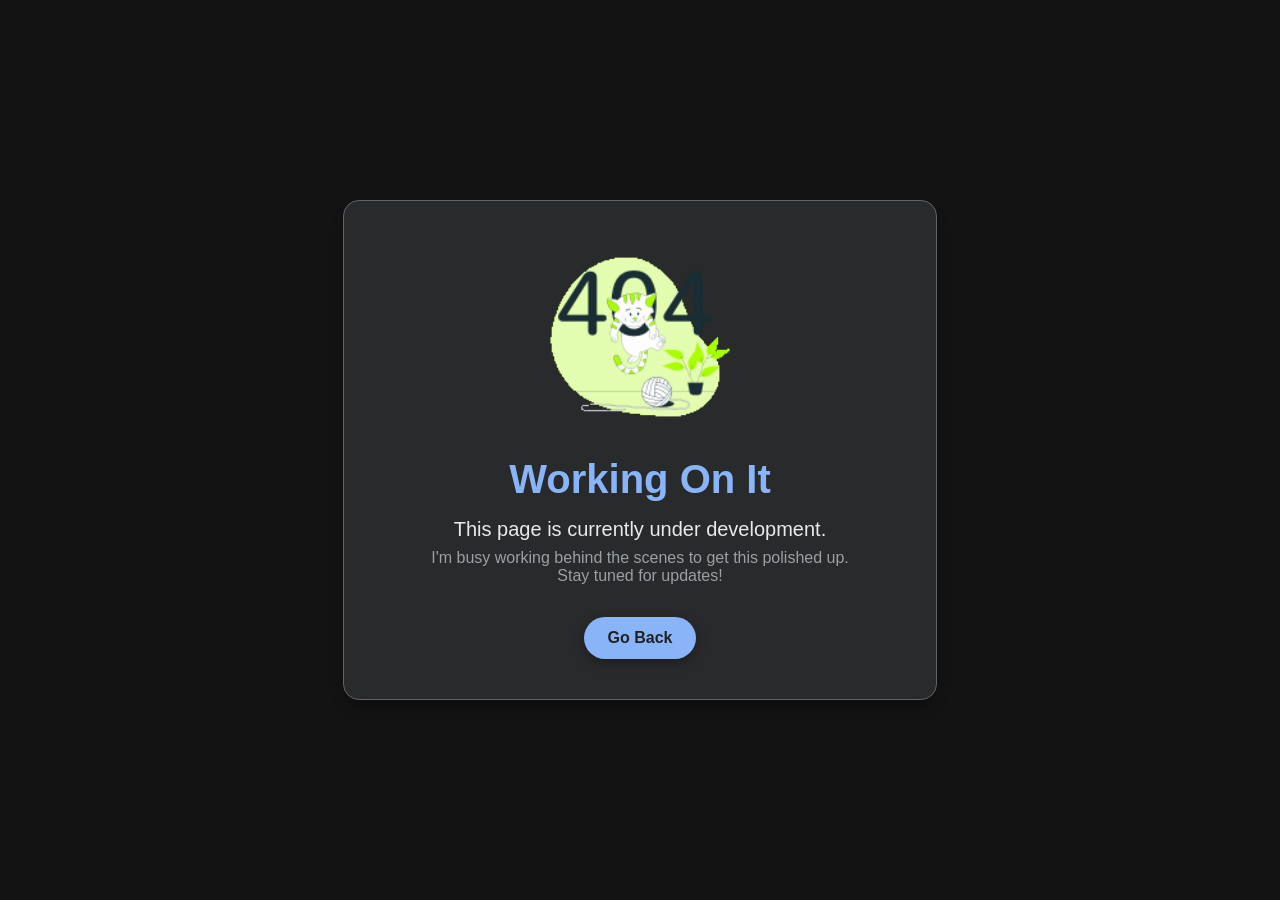
<file: construction.html>
<!DOCTYPE html>
<html lang="en">
<head>
    <meta charset="UTF-8">
    <meta name="viewport" content="width=device-width, initial-scale=1.0">
    <title>Working On It</title>
    <link rel="icon" type="image/gif" href="assets/loading_cat.gif">
    <style>
        /* ==========================================================================
           1. Global Styles & Variables
           ========================================================================== */
        :root {
            --md-primary: #1a73e8;
            --md-on-primary: #ffffff;
            --md-background: #f8f9fa;
            --md-surface-variant: #f1f3f4;
            --md-on-surface: #202124;
            --md-on-surface-variant: #5f6368;
            --md-outline: #d1d5db;
            --md-shadow-color: rgba(32, 33, 36, 0.1);
        }

        body[data-theme='dark'] {
            --md-primary: #8ab4f8;
            --md-on-primary: #202124;
            --md-background: #131314;
            --md-surface-variant: #282a2c;
            --md-on-surface: #e8eaed;
            --md-on-surface-variant: #9aa0a6;
            --md-outline: #5f6368;
            --md-shadow-color: rgba(0, 0, 0, 0.3);
        }

        body {
            margin: 0;
            font-family: -apple-system, BlinkMacSystemFont, "Segoe UI", Roboto, Helvetica, Arial, sans-serif;
            background-color: var(--md-background);
            color: var(--md-on-surface);
            -webkit-font-smoothing: antialiased;
            -moz-osx-font-smoothing: grayscale;
        }

        /* ==========================================================================
           2. Layout and Card Styles
           ========================================================================== */
        .container {
            display: flex;
            align-items: center;
            justify-content: center;
            min-height: 100vh;
            text-align: center;
            padding: 1.5rem;
            box-sizing: border-box;
        }

        .card {
            background-color: var(--md-surface-variant);
            padding: 2.5rem;
            border-radius: 1rem;
            border: 1px solid var(--md-outline);
            box-shadow: 0 10px 15px -3px var(--md-shadow-color);
            width: 100%;
            max-width: 32rem;
        }

        /* ==========================================================================
           3. Content and Interactive Elements
           ========================================================================== */
        .construction-gif {
            width: 12rem;
            height: 12rem;
            margin: 0 auto 1.5rem auto;
            display: block;
        }

        /* GIF Toggling Logic */
        .gif-toggle-checkbox {
            display: none;
        }

        .gif-toggle-label {
            cursor: pointer;
            display: block;
        }

        .gif-2 {
            display: none;
        }

        /* Show gif-2 and hide gif-1 when checkbox is checked */
        .gif-toggle-checkbox:checked + .gif-toggle-label .gif-1 {
            display: none;
        }

        .gif-toggle-checkbox:checked + .gif-toggle-label .gif-2 {
            display: block;
        }

        /* Typography */
        .card-title {
            font-size: 2.5rem;
            font-weight: bold;
            color: var(--md-primary);
            margin: 0 0 1rem 0;
        }

        .card-subtitle {
            font-size: 1.25rem;
            color: var(--md-on-surface);
            margin: 0 0 0.5rem 0;
        }

        .card-description {
            color: var(--md-on-surface-variant);
            max-width: 28rem;
            margin: 0 auto;
        }

        /* Button Styles */
        .button-container {
            margin-top: 2rem;
        }

        .home-button {
            display: inline-block;
            background-color: var(--md-primary);
            color: var(--md-on-primary);
            font-weight: bold;
            padding: 0.75rem 1.5rem;
            border-radius: 9999px;
            text-decoration: none;
            box-shadow: 0 4px 12px var(--md-shadow-color);
            transition: transform 0.2s ease, box-shadow 0.2s ease;
        }

        .home-button:hover {
            transform: translateY(-2px);
            box-shadow: 0 10px 20px -5px var(--md-shadow-color);
        }
    </style>
</head>
<body data-theme="dark">

    <main class="container">
        <div class="card">
            <!-- Interactive GIF Container -->
            <div class="gif-container">
                <input type="checkbox" id="gif-toggle" class="gif-toggle-checkbox">
                <label for="gif-toggle" class="gif-toggle-label" title="Click me!">
                    <img src="assets/404.gif" alt="Work in progress animation" class="construction-gif gif-1">
                    <img src="assets/coding.gif" alt="A different work in progress animation" class="construction-gif gif-2">
                </label>
            </div>

            <!-- Card Content -->
            <h1 class="card-title">Working On It</h1>
            <p class="card-subtitle">This page is currently under development.</p>
            <p class="card-description">
                I'm busy working behind the scenes to get this polished up. Stay tuned for updates!
            </p>

            <!-- Action Button -->
            <div class="button-container">
                <a href="index.html#portfolio" class="home-button">Go Back</a>
            </div>
        </div>
    </main>

</body>
</html>
</file>
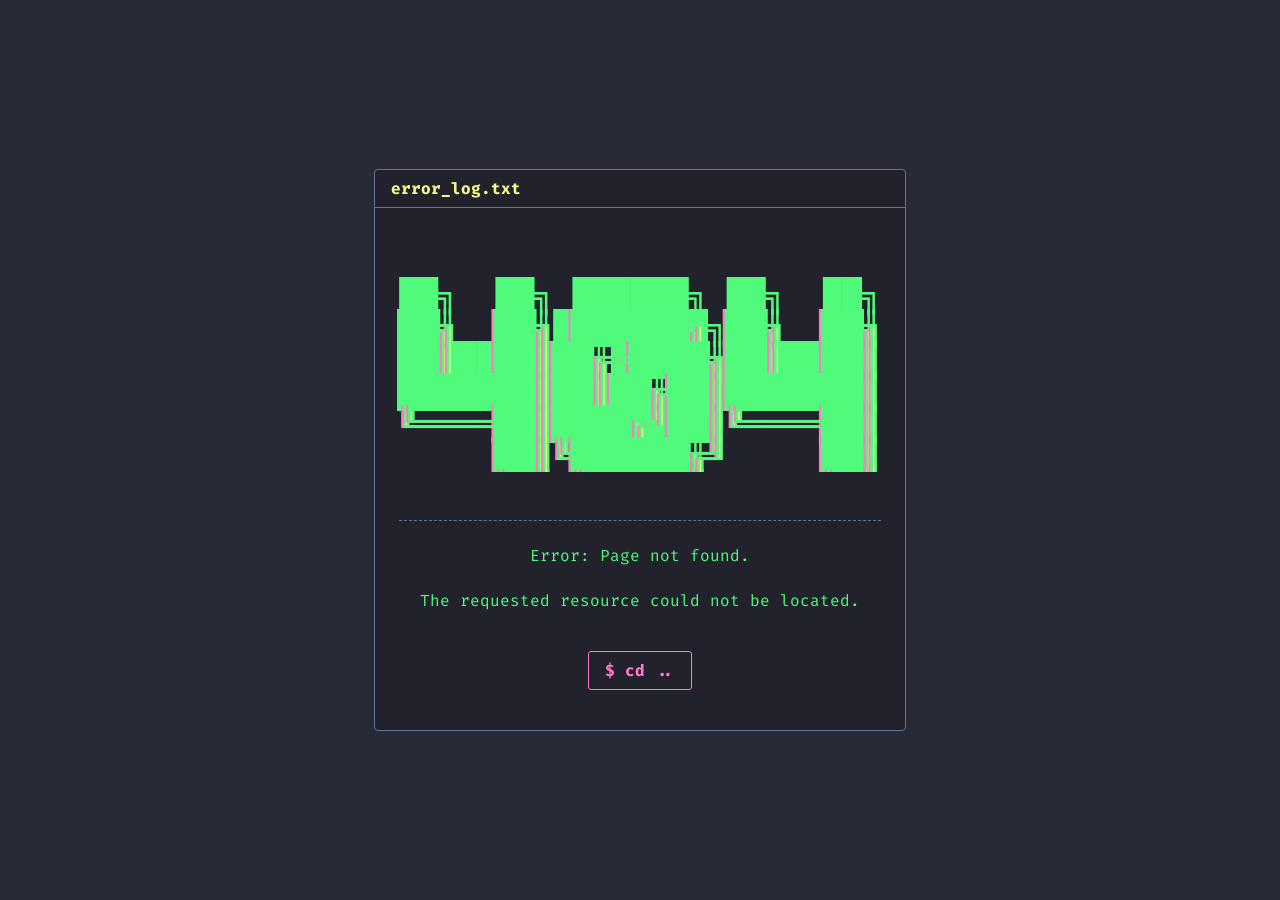
<file: constructiontui.html>
<!DOCTYPE html>
<html lang="en">
<head>
    <meta charset="UTF-8">
    <meta name="viewport" content="width=device-width, initial-scale=1.0">
    <title>System Status - TUI</title>
    <link rel="preconnect" href="https://fonts.googleapis.com">
    <link rel="preconnect" href="https://fonts.gstatic.com" crossorigin>
    <link href="https://fonts.googleapis.com/css2?family=Fira+Code:wght@400;700&display=swap" rel="stylesheet">
    <style>
        :root {
            --font-family: 'Fira Code', monospace;
            --background: #282a36;
            --panel-bg: #21222C;
            --border: #6272a4;
            --foreground: #f8f8f2;
            --yellow: #f1fa8c;
            --green: #50fa7b;
            --primary: #ff79c6;
        }

        body {
            background-color: var(--background);
            font-family: var(--font-family);
            color: var(--foreground);
            -webkit-font-smoothing: antialiased;
            -moz-osx-font-smoothing: grayscale;
            display: flex;
            align-items: center;
            justify-content: center;
            min-height: 100vh;
            margin: 0;
            padding: 1rem;
            box-sizing: border-box;
            overflow-x: hidden;
        }

        .tui-panel {
            background-color: var(--panel-bg);
            border: 1px solid var(--border);
            border-radius: 4px;
            width: auto;
            max-width: 100%;
        }

        .tui-panel-header {
            border-bottom: 1px solid var(--border);
            padding: 0.5rem 1rem;
            font-weight: bold;
            color: var(--yellow);
        }

        .tui-panel-body {
            padding: 2.5rem 1.5rem;
            text-align: center;
        }
        
        .tui-panel-body p {
            margin: 1.5rem 0 0 0;
            color: var(--green);
        }
        
        .glitch-container {
            position: relative;
            border-bottom: 1px dashed var(--border);
            padding-bottom: 1rem;
        }
        .glitch-art {
             position: relative;
             font-size: clamp(0.75rem, 2.5vw, 2.2rem);
             line-height: 1;
             cursor: pointer;
        }
        .glitch-art:hover {

            animation: jitter 0.2s infinite;
        }
        
        .glitch-art, .glitch-art::before, .glitch-art::after {
            color: var(--green);
        }
        .glitch-art::before, .glitch-art::after {
            content: attr(data-text);
            position: absolute;
            top: 0;
            left: 0;
            width: 100%;
            height: 100%;
            overflow: hidden;
            white-space: pre;
        }
        .glitch-art::before {
            left: 2px;
            text-shadow: -2px 0 var(--yellow); 
            animation: glitch-anim-before 3s infinite linear alternate-reverse;
        }
        .glitch-art::after {
            left: -2px;
            text-shadow: -2px 0 var(--primary); 
            animation: glitch-anim-after 2s infinite linear alternate-reverse;
        }


        .tui-button {
            display: inline-block;
            margin-top: 2.5rem;
            padding: 0.5rem 1rem;
            border: 1px solid var(--primary);
            border-radius: 3px;
            color: var(--primary);
            text-decoration: none;
            font-weight: bold;
            transition: background-color 0.2s ease-in-out, color 0.2s ease-in-out;
        }
        .tui-button:hover,
        .tui-button:focus {
            background-color: var(--primary);
            color: var(--panel-bg);
            outline: none;
        }
        
        @keyframes jitter {
            0%   { transform: translate(0, 0) rotate(0deg); }
            10%  { transform: translate(3px, -2px) rotate(-1deg); }
            20%  { transform: translate(-3px, 3px) rotate(1deg); }
            30%  { transform: translate(2px, 1px) rotate(0deg); }
            40%  { transform: translate(-4px, -1px) rotate(2deg); }
            50%  { transform: translate(1px, -3px) rotate(-1deg); }
            60%  { transform: translate(4px, 2px) rotate(1deg); }
            70%  { transform: translate(-2px, 4px) rotate(0deg); }
            80%  { transform: translate(3px, -4px) rotate(-2deg); }
            90%  { transform: translate(-1px, 2px) rotate(1deg); }
            100% { transform: translate(0, 0) rotate(0deg); }
        }

        
        @keyframes glitch-anim-before {
            0%   { clip-path: inset(88% 0 1% 0); transform: translate(-3px, 1px); opacity: 0.8; }
            5%   { clip-path: inset(45% 0 47% 0); transform: translate(2px, -3px) skew(-5deg); opacity: 0.6; }
            10%  { clip-path: inset(1% 0 99% 0); transform: none; opacity: 1; }
            20%  { clip-path: inset(92% 0 2% 0); transform: translate(1px, 2px); opacity: 0.7; }
            30%  { clip-path: inset(23% 0 49% 0); transform: translate(-3px, 0px) skew(10deg); opacity: 0.5; }
            40%  { clip-path: inset(45% 0 38% 0); transform: translate(3px, -1px); opacity: 0.9; }
            50%  { clip-path: inset(48% 0 5% 0); transform: translate(-1px, 3px) skew(-2deg); opacity: 0.4; }
            60%  { clip-path: inset(99% 0 1% 0); transform: none; opacity: 1; }
            70%  { clip-path: inset(15% 0 81% 0); transform: translate(3px, 2px) skew(8deg); opacity: 0.3; }
            80%  { clip-path: inset(40% 0 33% 0); transform: translate(-3px, -1px); opacity: 0.8; }
            90%  { clip-path: inset(8% 0 71% 0); transform: translate(1px, 0px) skew(-12deg); opacity: 0.6; }
            100% { clip-path: inset(62% 0 30% 0); transform: translate(2px, 3px); opacity: 1; }
        }
        
        @keyframes glitch-anim-after {
            0%   { clip-path: inset(99% 0 1% 0); transform: translate(3px, -2px) skew(15deg); opacity: 0.7; }
            7%   { clip-path: inset(40% 0 45% 0); transform: translate(-1px, 1px); opacity: 0.9; }
            14%  { clip-path: inset(10% 0 80% 0); transform: none; opacity: 0.5; }
            21%  { clip-path: inset(79% 0 2% 0); transform: translate(0px, 2px) skew(-7deg); opacity: 1; }
            28%  { clip-path: inset(30% 0 65% 0); transform: translate(3px, -1px); opacity: 0.6; }
            35%  { clip-path: inset(5% 0 48% 0); transform: translate(-2px, 0px) skew(4deg); opacity: 0.8; }
            42%  { clip-path: inset(55% 0 10% 0); transform: translate(1px, -3px); opacity: 0.4; }
            49%  { clip-path: inset(1% 0 98% 0); transform: none; opacity: 1; }
            56%  { clip-path: inset(22% 0 71% 0); transform: translate(-3px, 2px) skew(-10deg); opacity: 0.7; }
            63%  { clip-path: inset(80% 0 5% 0); transform: translate(2px, 0px); opacity: 0.3; }
            70%  { clip-path: inset(50% 0 40% 0); transform: translate(0px, -2px) skew(9deg); opacity: 0.8; }
            77%  { clip-path: inset(90% 0 4% 0); transform: translate(-1px, 1px); opacity: 1; }
            84%  { clip-path: inset(28% 0 65% 0); transform: translate(3px, 0px) skew(2deg); opacity: 0.5; }
            91%  { clip-path: inset(10% 0 55% 0); transform: translate(1px, -3px); opacity: 0.9; }
            100% { clip-path: inset(70% 0 15% 0); transform: translate(-3px, 1px) skew(-4deg); opacity: 0.7; }
        }
    </style>
</head>
<body>

    <main class="tui-panel">
        <div class="tui-panel-header">
            error_log.txt
        </div>
        <div class="tui-panel-body">
            <div class="glitch-container">
                <pre class="glitch-art" data-text="
██╗  ██╗ ██████╗ ██╗  ██╗
██║  ██║██╔═████╗██║  ██║
███████║██║██╔██║███████║
╚════██║████╔╝██║╚════██║
     ██║╚██████╔╝     ██║
     ╚═╝ ╚═════╝      ╚═╝
">
██╗  ██╗ ██████╗ ██╗  ██╗
██║  ██║██╔═████╗██║  ██║
███████║██║██╔██║███████║
╚════██║████╔╝██║╚════██║
     ██║╚██████╔╝     ██║
     ╚═╝ ╚═════╝      ╚═╝
</pre>
            </div>
            <p>Error: Page not found.</p>
            <p>The requested resource could not be located.</p>

            <a href="indextui.html#portfolio" class="tui-button">$ cd ..</a>

        </div>
    </main>
    
</body>
</html>
</file>
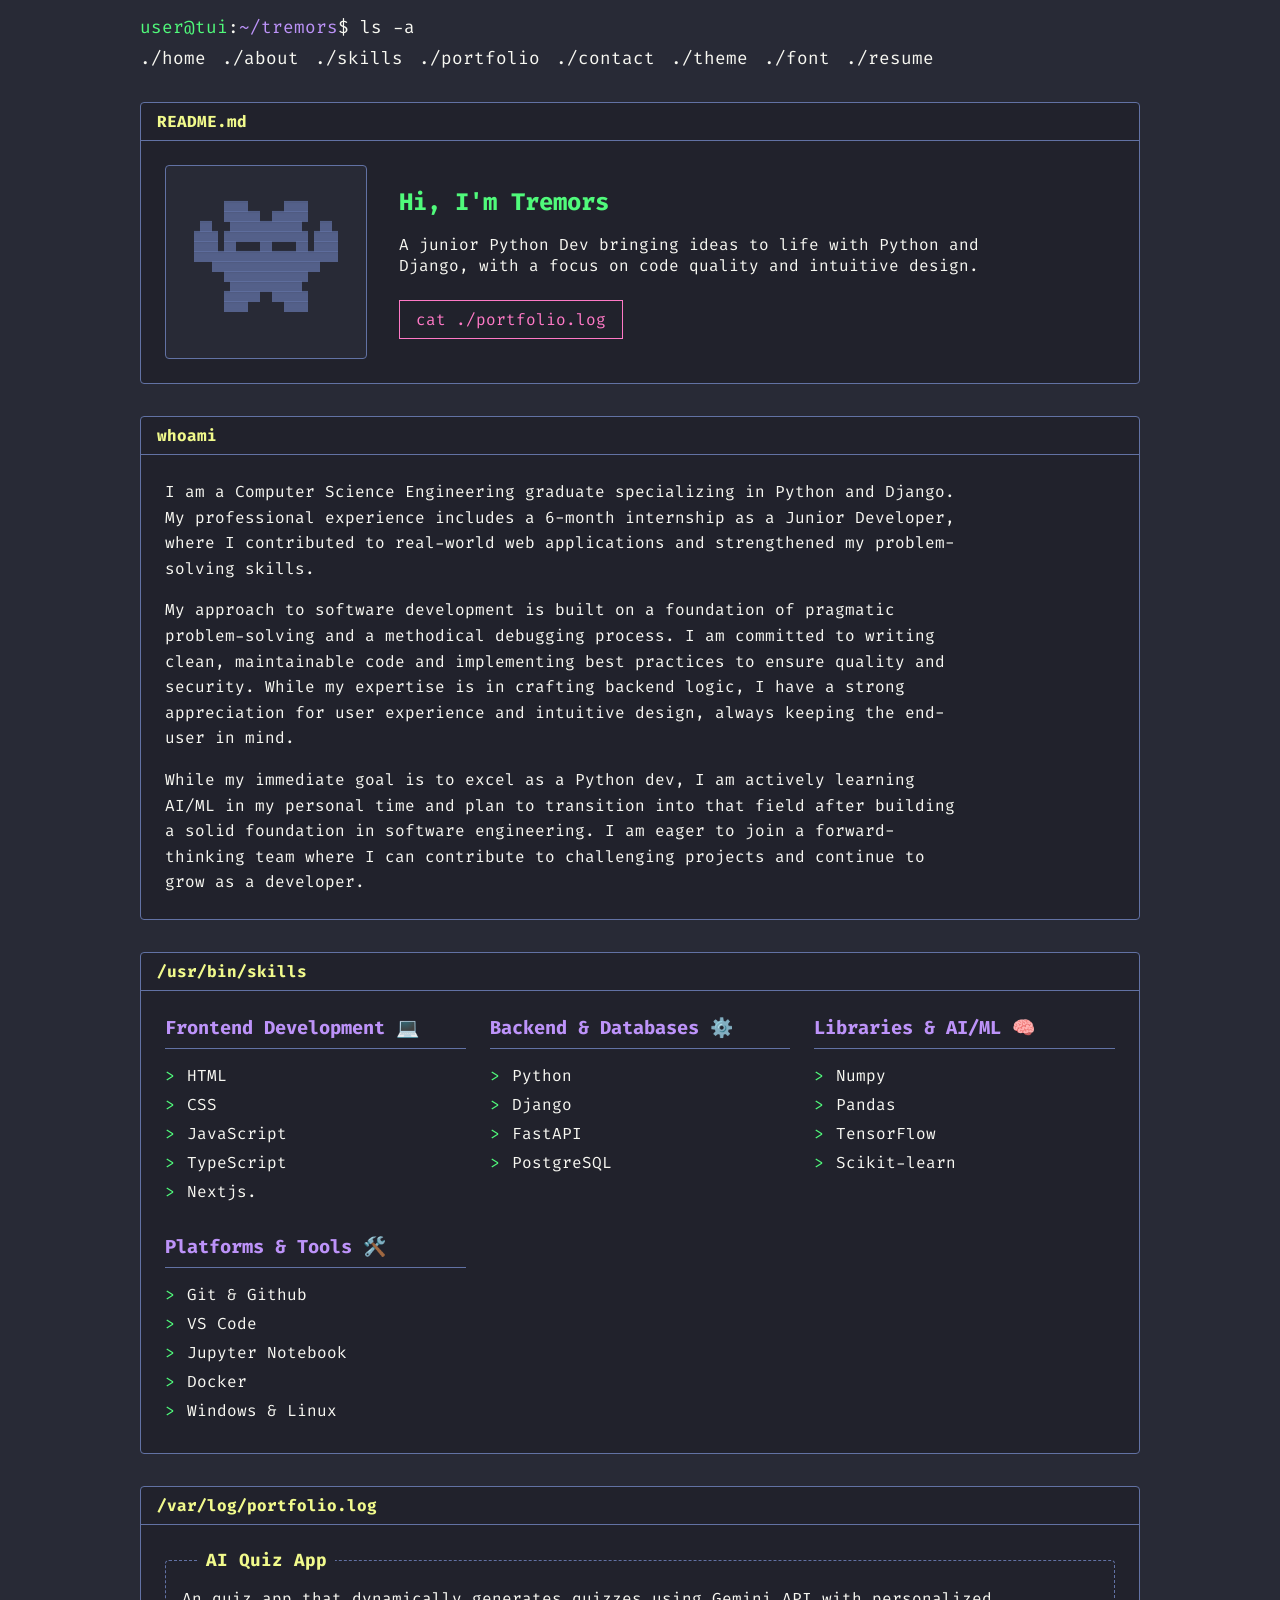
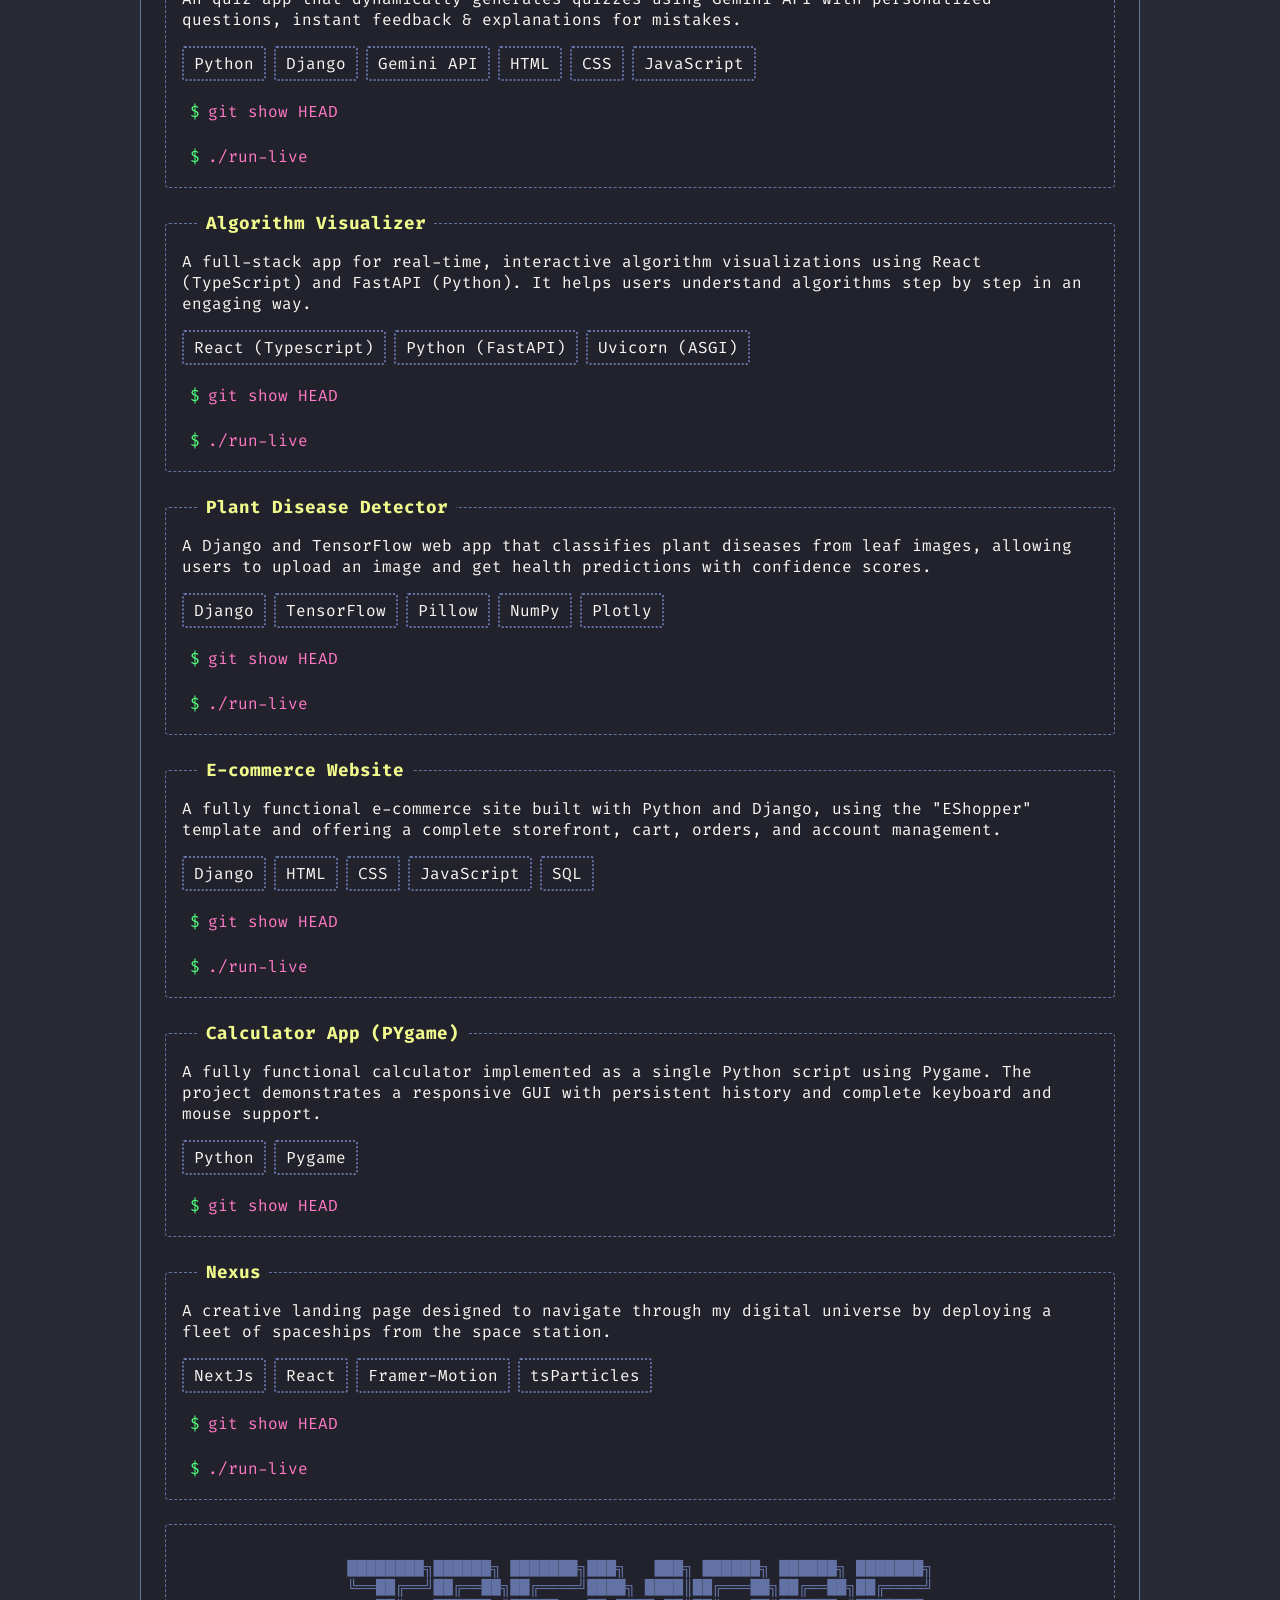
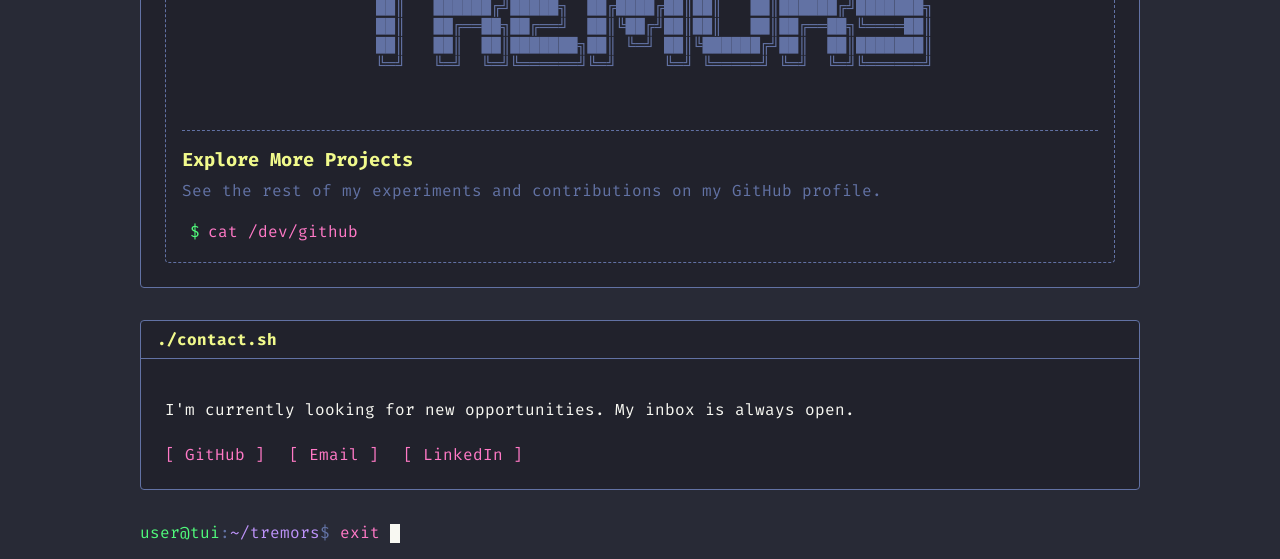
<file: indextui.html>
<!DOCTYPE html>
<html lang="en">
<head>
    <meta charset="UTF-8">
    <meta name="viewport" content="width=device-width, initial-scale=1.0">
    <title>tremors.sh</title>
    <link rel="icon" type="image" href="assets/alien.svg">

    <link rel="stylesheet" href="indextui.css">
    <link rel="preconnect" href="https://fonts.googleapis.com">
    <link rel="preconnect" href="https://fonts.gstatic.com" crossorigin>
    <link href="https://fonts.googleapis.com/css2?family=Fira+Code:wght@400;700&family=Roboto+Mono:wght@400;700&display=swap" rel="stylesheet">
</head>
<body>

    <div class="splash-screen">
        <div class="container">
            <header>
                <div>
                    <span class="prompt">user@tui</span>:<span class="path">~/tremors</span>$ ls -a
                </div>
                <nav class="tui-nav">
                    <a href="#home">./home</a>
                    <a href="#about">./about</a>
                    <a href="#skills">./skills</a>
                    <a href="#portfolio">./portfolio</a>
                    <a href="#contact">./contact</a>
                </nav>
            </header>
            <main>
                <section id="home" class="tui-panel">
                    <div class="tui-panel-header">
                        README.md
                    </div>
                    <div class="tui-panel-body hero-content">
                        <div class="ascii-art">
<pre>
       ▓▓▓▓      ▓▓▓▓     
       ▓▓▓▓▓▓  ▓▓▓▓▓▓     
   ▓▓   ▓▓▓▓▓▓▓▓▓▓▓▓   ▓▓ 
  ▓▓▓▓ ▓▓▓▓▓▓▓▓▓▓▓▓▓▓ ▓▓▓▓
  ▓▓▓▓ ▓▓    ▓▓    ▓▓ ▓▓▓▓
  ▓▓▓▓▓▓▓▓▓▓▓▓▓▓▓▓▓▓▓▓▓▓▓▓
     ▓▓▓▓▓▓▓▓▓▓▓▓▓▓▓▓▓▓   
       ▓▓▓▓▓▓▓▓▓▓▓▓▓▓     
        ▓▓▓▓▓▓▓▓▓▓▓▓      
       ▓▓▓▓▓▓  ▓▓▓▓▓▓     
       ▓▓▓▓      ▓▓▓▓       
</pre>
                        </div>
                    </div>
                </section>
            </main>
        </div>
    </div>
    <input type="radio" name="theme-switcher" id="theme-dracula" class="theme-radio" checked>
    <input type="radio" name="theme-switcher" id="theme-catppuccin" class="theme-radio">
    
    <input type="radio" name="font-switcher" id="font-fira-code" class="font-radio" checked>
    <input type="radio" name="font-switcher" id="font-roboto-mono" class="font-radio">

    <div class="container">
        <header>
            <div>
                <span class="prompt">user@tui</span>:<span class="path">~/tremors</span>$ ls -a
            </div>
            <nav class="tui-nav">
                <a href="#home">./home</a>
                <a href="#about">./about</a>
                <a href="#skills">./skills</a>
                <a href="#portfolio">./portfolio</a>
                <a href="#contact">./contact</a>
                
                <details class="dropdown-container">
                    <summary>./theme</summary>
                    <div class="dropdown-options">
                        <label for="theme-dracula">[ Dracula ]</label>
                        <label for="theme-catppuccin">[ Catppuccin ]</label>
                    </div>
                </details>

                <details class="dropdown-container">
                    <summary>./font</summary>
                    <div class="dropdown-options">
                        <label for="font-fira-code">[ Fira Code ]</label>
                        <label for="font-roboto-mono">[ Roboto Mono ]</label>
                    </div>
                </details>

                <details class="dropdown-container">
                    <summary>./resume</summary>
                    <div class="dropdown-options">
                        <a href="assets/Aman_Singh.pdf" download class="dropdown-link">[↓]</a>
                    </div>
                </details>

            </nav>
        </header>

        <main>
            <section id="home" class="tui-panel">
                <div class="tui-panel-header">
                    README.md
                </div>
                <div class="tui-panel-body hero-content">
                    <div class="ascii-art">
<pre>
       ▓▓▓▓      ▓▓▓▓     
       ▓▓▓▓▓▓  ▓▓▓▓▓▓     
   ▓▓   ▓▓▓▓▓▓▓▓▓▓▓▓   ▓▓ 
  ▓▓▓▓ ▓▓▓▓▓▓▓▓▓▓▓▓▓▓ ▓▓▓▓
  ▓▓▓▓ ▓▓    ▓▓    ▓▓ ▓▓▓▓
  ▓▓▓▓▓▓▓▓▓▓▓▓▓▓▓▓▓▓▓▓▓▓▓▓
     ▓▓▓▓▓▓▓▓▓▓▓▓▓▓▓▓▓▓   
       ▓▓▓▓▓▓▓▓▓▓▓▓▓▓     
        ▓▓▓▓▓▓▓▓▓▓▓▓      
       ▓▓▓▓▓▓  ▓▓▓▓▓▓     
       ▓▓▓▓      ▓▓▓▓       
</pre>
                    </div>
                    <div class="hero-text">
                        <h1>Hi, I'm Tremors</h1>
                        <p>A junior Python Dev bringing ideas to life with Python and Django, with a focus on code quality and intuitive design.</p>
                        <a href="#portfolio" class="cta-button">cat ./portfolio.log</a>
                    </div>
                </div>
            </section>

            <section id="about" class="tui-panel">
                <div class="tui-panel-header">
                    whoami
                </div>
                <div class="tui-panel-body about-text">
                    <p>I am a Computer Science Engineering graduate specializing in Python and Django. My professional experience includes a 6-month internship as a Junior Developer, where I contributed to real-world web applications and strengthened my problem-solving skills.</p>
                    <p>My approach to software development is built on a foundation of pragmatic problem-solving and a methodical debugging process. I am committed to writing clean, maintainable code and implementing best practices to ensure quality and security. While my expertise is in crafting backend logic, I have a strong appreciation for user experience and intuitive design, always keeping the end-user in mind.</p>
                    <p>While my immediate goal is to excel as a Python dev, I am actively learning AI/ML in my personal time and plan to transition into that field after building a solid foundation in software engineering. I am eager to join a forward-thinking team where I can contribute to challenging projects and continue to grow as a developer.</p>
                </div>
            </section>

            <section id="skills" class="tui-panel">
                <div class="tui-panel-header">
                    /usr/bin/skills
                </div>
                <div class="tui-panel-body skills-grid">
                    <div class="skill-category">
                        <h3>Frontend Development 💻</h3>
                        <ul>
                            <li>HTML</li>
                            <li>CSS</li>
                            <li>JavaScript</li>
                            <li>TypeScript</li>
                            <li>Nextjs.</li>
                        </ul>
                    </div>
                    <div class="skill-category">
                        <h3>Backend & Databases ⚙️</h3>
                        <ul>
                            <li>Python</li>
                            <li>Django</li>
                            <li>FastAPI</li>
                            <li>PostgreSQL</li>
                        </ul>
                    </div>
                    <div class="skill-category">
                        <h3>Libraries & AI/ML 🧠</h3>
                        <ul>
                            <li>Numpy</li>
                            <li>Pandas</li>
                            <li>TensorFlow</li>
                            <li>Scikit-learn</li>
                        </ul>
                    </div>
                    <div class="skill-category">
                        <h3>Platforms & Tools 🛠️</h3>
                        <ul>
                            <li>Git & Github</li>
                            <li>VS Code</li>
                            <li>Jupyter Notebook</li>
                            <li>Docker</li>
                            <li>Windows & Linux</li>
                        </ul>
                    </div>
                </div>
            </section>

            <section id="portfolio" class="tui-panel">
                <div class="tui-panel-header">
                    /var/log/portfolio.log
                </div>
                <div class="tui-panel-body portfolio-grid">

                    <fieldset class="portfolio-item">
                        <legend>AI Quiz App</legend>
                        <div class="portfolio-content">
                            <p>An quiz app that dynamically generates quizzes using Gemini API with personalized questions, instant feedback & explanations for mistakes.</p>
                            <div class="tech-badges">
                                <span>Python</span>
                                <span>Django</span>
                                <span>Gemini API</span>
                                <span>HTML</span>
                                <span>CSS</span>
                                <span>JavaScript</span>
                            </div>
                            <div class="portfolio-links">
                                <a href="https://github.com/qtremors/ai-quiz-project" target="_blank" rel="noopener noreferrer" class="portfolio-command">
                                    <span class="prompt">$</span>
                                    <span class="command-text">git show HEAD</span>
                                </a>
                            </div>

                            <div class="run-live-container">
                                <input type="checkbox" id="run-live-toggle-qtrmrs" class="hidden-toggle">
                                <label for="run-live-toggle-qtrmrs" class="portfolio-command">
                                    <span class="prompt">$</span>
                                    <span class="command-text">./run-live</span>
                                </label>
                                <div class="portfolio-output">
                                    <div class="live-link-output">
                                        server running on <a href="https://ai-quiz-project.onrender.com" target="_blank" rel="noopener noreferrer">https://ai-quiz-project.onrender.com</a>
                                    </div>
                                </div>
                            </div>
                            
                        </div>
                    </fieldset>
                    
                    <fieldset class="portfolio-item">
                        <legend>Algorithm Visualizer</legend>
                        <div class="portfolio-content">
                            <p>A full-stack app for real-time, interactive algorithm visualizations using React (TypeScript) and FastAPI (Python). It helps users understand algorithms step by step in an engaging way.</p>
                            <div class="tech-badges">
                                <span>React (Typescript)</span>
                                <span>Python (FastAPI)</span>
                                <span>Uvicorn (ASGI)</span>
                            </div>
                            <div class="portfolio-links">
                                <a href="https://github.com/qtremors/algorithm-visualizer" target="_blank" rel="noopener noreferrer" class="portfolio-command">
                                    <span class="prompt">$</span>
                                    <span class="command-text">git show HEAD</span>
                                </a>
                            </div>

                            <div class="run-live-container">
                                <input type="checkbox" id="run-live-toggle-algoviz" class="hidden-toggle">
                                <label for="run-live-toggle-algoviz" class="portfolio-command">
                                    <span class="prompt">$</span>
                                    <span class="command-text">./run-live</span>
                                </label>
                                <div class="portfolio-output">
                                    <div class="live-link-output">
                                        server running on <a href="https://tremors-algoviz.netlify.app" target="_blank" rel="noopener noreferrer">https://tremors-algoviz.netlify.app</a>
                                    </div>
                                </div>
                            </div>
                            
                        </div>
                    </fieldset>

                    
                    <fieldset class="portfolio-item">
                        <legend>Plant Disease Detector</legend>
                        <div class="portfolio-content">
                            <p>A Django and TensorFlow web app that classifies plant diseases from leaf images, allowing users to upload an image and get health predictions with confidence scores.</p>
                            <div class="tech-badges">
                                <span>Django</span>
                                <span>TensorFlow</span>
                                <span>Pillow</span>
                                <span>NumPy</span>
                                <span>Plotly</span>
                            </div>
                            
                            <div class="portfolio-links">
                                <a href="https://github.com/qtremors/plant-disease-detector" target="_blank" rel="noopener noreferrer" class="portfolio-command">
                                    <span class="prompt">$</span>
                                    <span class="command-text">git show HEAD</span>
                                </a>
                            </div>
                            <div class="portfolio-links">
                                <a href="constructiontui.html" class="portfolio-command">
                                    <span class="prompt">$</span>
                                    <span class="command-text">./run-live</span>
                                </a>
                            </div>

                        </div>
                    </fieldset>


                    <fieldset class="portfolio-item">
                        <legend>E-commerce Website</legend>
                        <div class="portfolio-content">
                            <p>A fully functional e-commerce site built with Python and Django, using the "EShopper" template and offering a complete storefront, cart, orders, and account management.</p>
                            <div class="tech-badges">
                                <span>Django</span>
                                <span>HTML</span>
                                <span>CSS</span>
                                <span>JavaScript</span>
                                <span>SQL</span>
                            </div>
                            <div class="portfolio-links">
                                <a href="https://github.com/qtremors/eshopper" target="_blank" rel="noopener noreferrer" class="portfolio-command">
                                    <span class="prompt">$</span>
                                    <span class="command-text">git show HEAD</span>
                                </a>
                            </div>

                            <div class="run-live-container">
                                <input type="checkbox" id="run-live-toggle-ecommerce" class="hidden-toggle">
                                <label for="run-live-toggle-ecommerce" class="portfolio-command">
                                    <span class="prompt">$</span>
                                    <span class="command-text">./run-live</span>
                                </label>
                                <div class="portfolio-output">
                                    <div class="live-link-output">
                                        server running on <a href="https://tremors.pythonanywhere.com/" target="_blank" rel="noopener noreferrer">https://tremors.pythonanywhere.com/</a>
                                    </div>
                                </div>
                            </div>

                        </div>
                    </fieldset>


                    <fieldset class="portfolio-item">
                        <legend>Calculator App (PYgame)</legend>
                        <div class="portfolio-content">
                            <p>A fully functional calculator implemented as a single Python script using Pygame. The project demonstrates a responsive GUI with persistent history and complete keyboard and mouse support.</p>
                            <div class="tech-badges">
                                <span>Python</span>
                                <span>Pygame</span>
                            </div>
                             <div class="portfolio-links">
                                <a href="https://github.com/qtremors/pygame-calculator-app" target="_blank" rel="noopener noreferrer" class="portfolio-command">
                                    <span class="prompt">$</span>
                                    <span class="command-text">git show HEAD</span>
                                </a>
                            </div>
                        </div>
                    </fieldset>


                    <fieldset class="portfolio-item">
                        <legend>Nexus</legend>
                        <div class="portfolio-content">
                            <p>A creative landing page designed to navigate through my digital universe by deploying a fleet of spaceships from the space station.</p>
                            <div class="tech-badges">
                                <span>NextJs</span>
                                <span>React</span>
                                <span>Framer-Motion</span>
                                <span>tsParticles</span>
                            </div>
                            <div class="portfolio-links">
                                <a href="https://github.com/qtremors/nexus" target="_blank" rel="noopener noreferrer" class="portfolio-command">
                                    <span class="prompt">$</span>
                                    <span class="command-text">git show HEAD</span>
                                </a>
                            </div>

                            <div class="run-live-container">
                                <input type="checkbox" id="run-live-toggle-nexus" class="hidden-toggle">
                                <label for="run-live-toggle-nexus" class="portfolio-command">
                                    <span class="prompt">$</span>
                                    <span class="command-text">./run-live</span>
                                </label>
                                <div class="portfolio-output">
                                    <div class="live-link-output">
                                        server running on <a href="https://tremors.vercel.app" target="_blank" rel="noopener noreferrer">https://tremors.vercel.app</a>
                                    </div>
                                </div>
                            </div>

                        </div>
                    </fieldset>
                    
                    <div class="portfolio-item">
                        <div class="portfolio-content">
                            <div class="portfolio-ascii-art">
<pre>
████████╗██████╗ ███████╗███╗   ███╗ ██████╗ ██████╗ ███████╗
╚══██╔══╝██╔══██╗██╔════╝████╗ ████║██╔═══██╗██╔══██╗██╔════╝
   ██║   ██████╔╝█████╗  ██╔████╔██║██║   ██║██████╔╝███████╗
   ██║   ██╔══██╗██╔══╝  ██║╚██╔╝██║██║   ██║██╔══██╗╚════██║
   ██║   ██║  ██║███████╗██║ ╚═╝ ██║╚██████╔╝██║  ██║███████║
   ╚═╝   ╚═╝  ╚═╝╚══════╝╚═╝     ╚═╝ ╚═════╝ ╚═╝  ╚═╝╚══════╝
</pre>
                            </div>
                            <h3>Explore More Projects</h3>
                            <p class="description">See the rest of my experiments and contributions on my GitHub profile.</p>
                             <div class="portfolio-links">
                                <a href="https://github.com/qtremors" target="_blank" rel="noopener noreferrer" class="portfolio-command">
                                    <span class="prompt">$</span>
                                    <span class="command-text">cat /dev/github</span>
                                </a>
                            </div>
                        </div>
                    </div>
                </div> 
            </section>


            <section id="contact" class="tui-panel">
                <div class="tui-panel-header">
                    ./contact.sh
                </div>
                <div class="tui-panel-body">
                    <p class="contact-intro">I'm currently looking for new opportunities. My inbox is always open.</p>
                    <div class="social-links">
                        <a href="https://github.com/qtremors" target="_blank" rel="noopener noreferrer">[ GitHub ]</a>
                        <a href="mailto:singhamankumar207@gmail.com">[ Email ]</a>
                        <a href="https://www.linkedin.com/in/aman-singh-0a1938301" target="_blank" rel="noopener noreferrer">[ LinkedIn ]</a>
                    </div>
                </div>
            </section>
        </main>

        <footer>
            <span class="prompt">user@tui</span>:<span class="path">~/tremors</span>$ 
            <a href="index.html">exit</a>
            <span class="cursor"></span>
        </footer>
    </div>
    
</body>
</html>
</file>
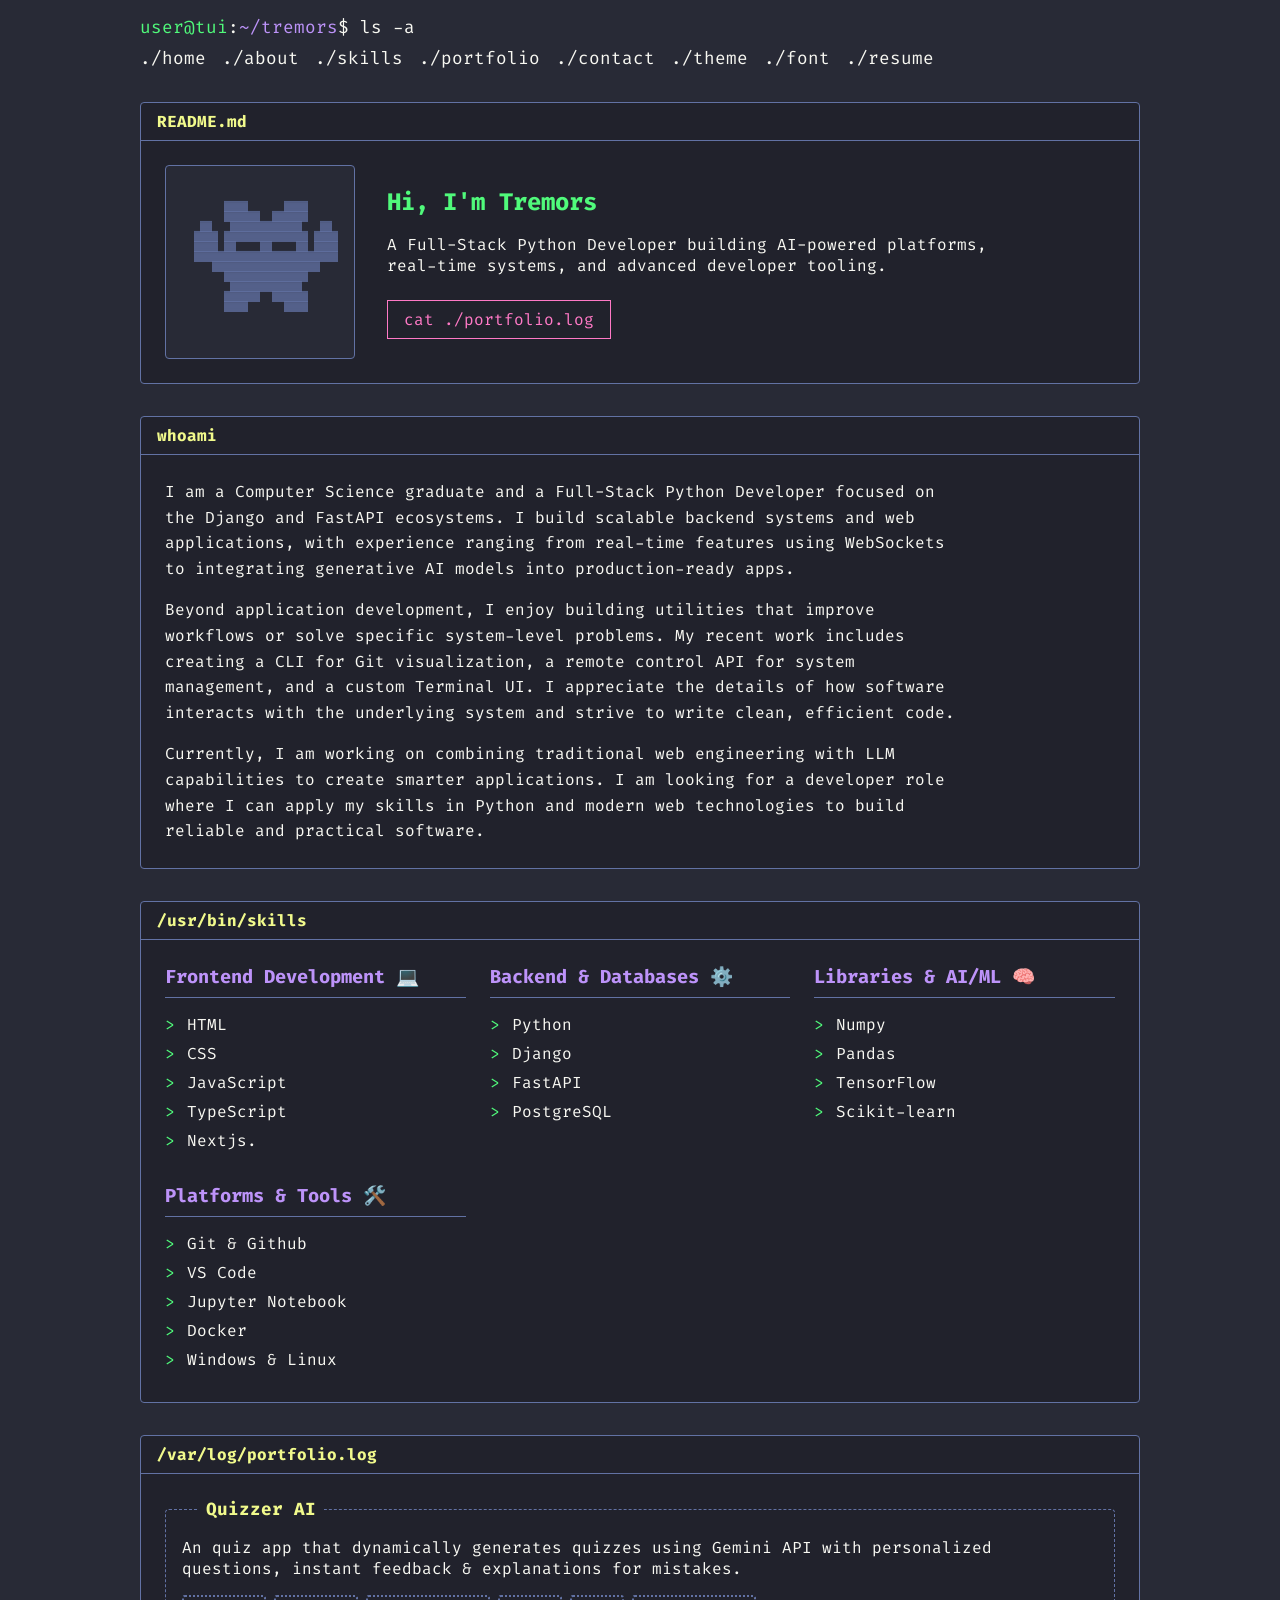
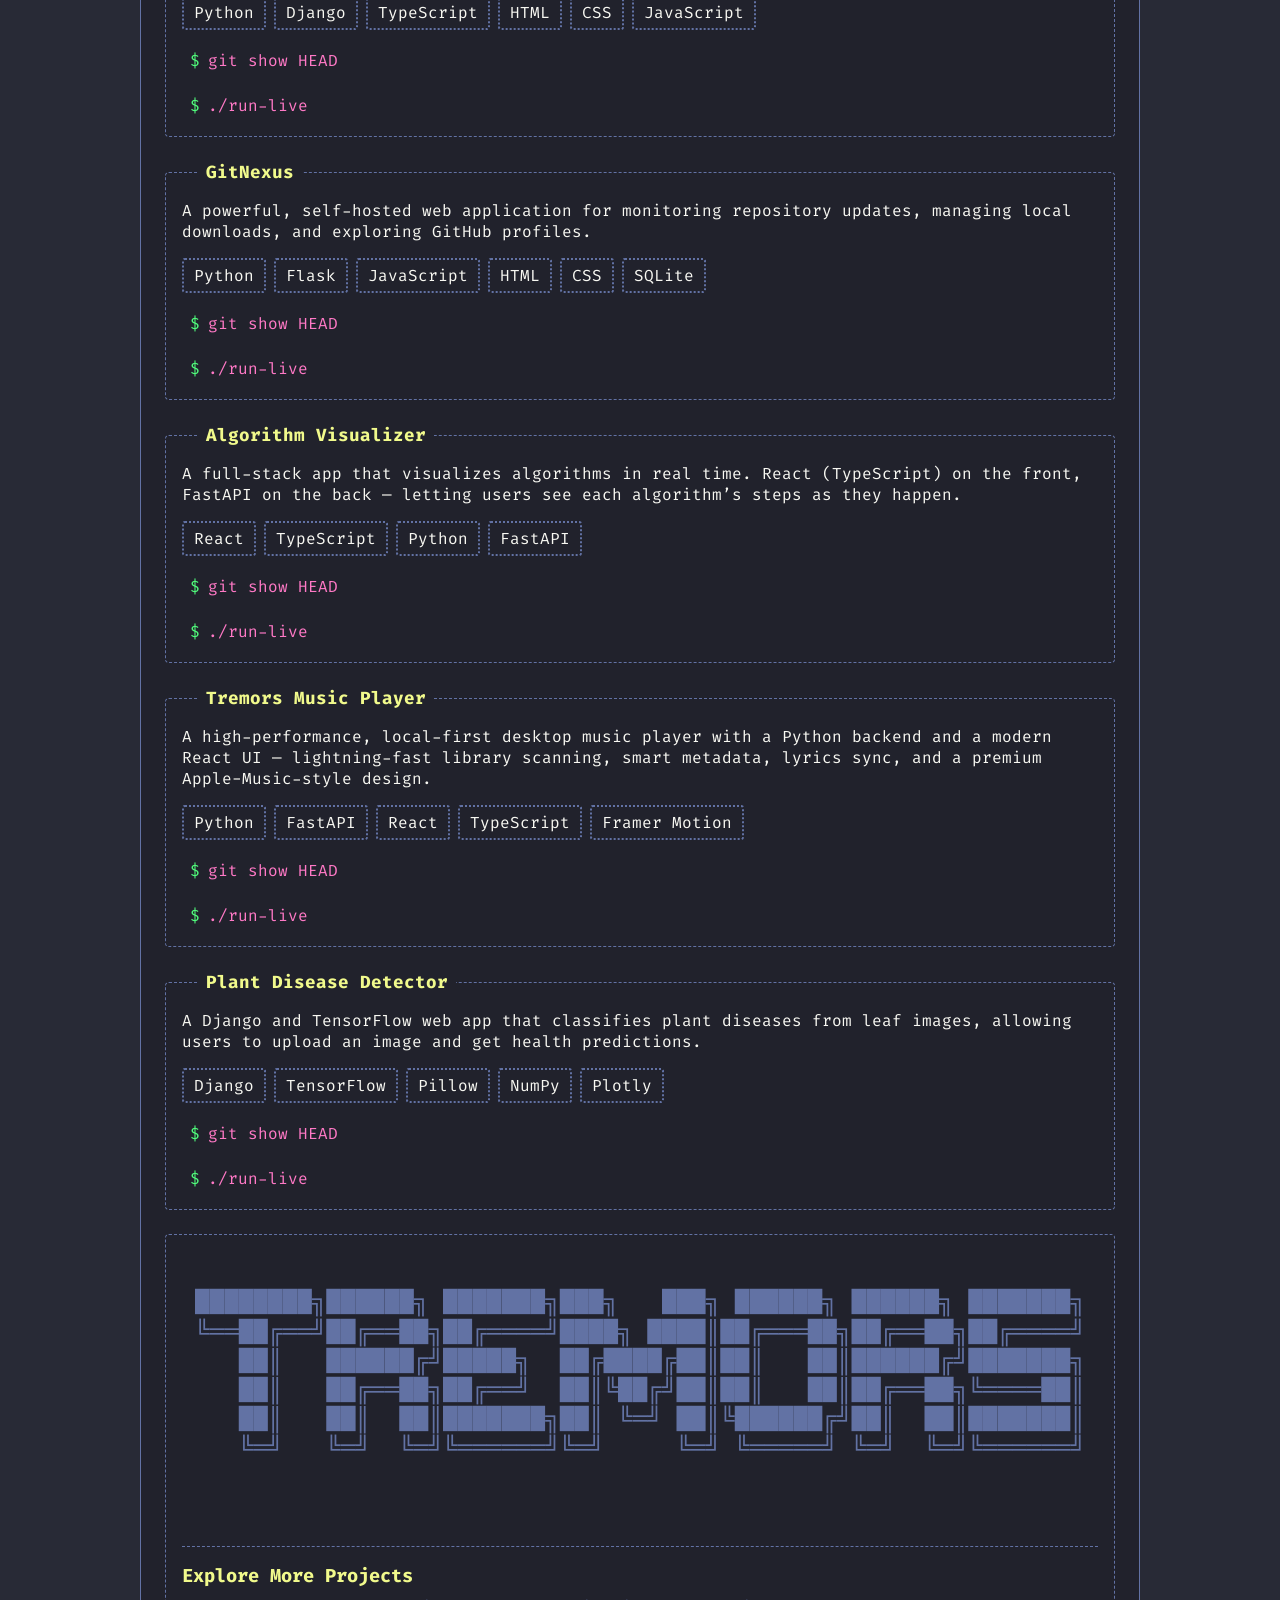
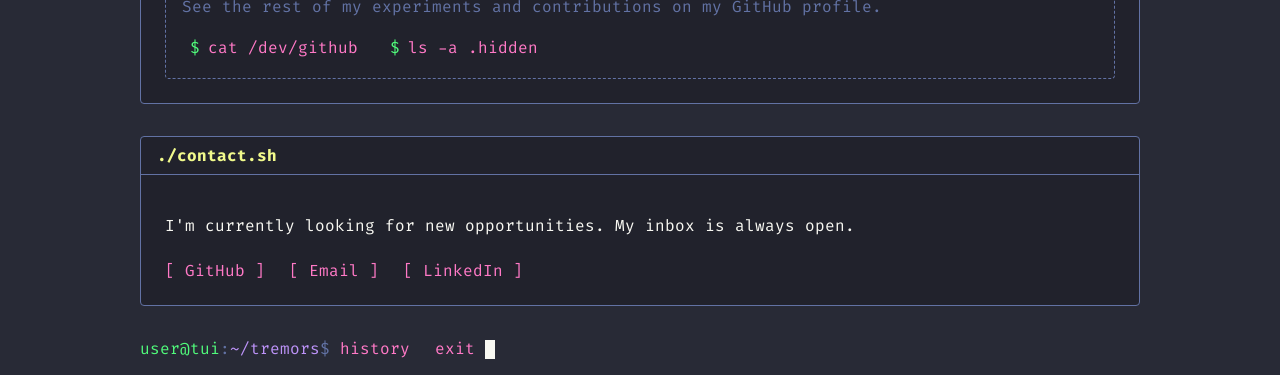
<file: tui.html>
<!DOCTYPE html>
<html lang="en">
<head>
    <meta charset="UTF-8">
    <meta name="viewport" content="width=device-width, initial-scale=1.0">

    <link rel="canonical" href="https://qtremors.github.io/index.html">

    <title>tremors.sh</title>
    <link rel="icon" type="image" href="assets/alien.svg">

    <link rel="stylesheet" href="static/css/tui-animations.css">
    <link rel="stylesheet" href="static/css/tui-base.css">
    <link rel="stylesheet" href="static/css/tui-themes.css">
    
    <link rel="preconnect" href="https://fonts.googleapis.com">
    <link rel="preconnect" href="https://fonts.gstatic.com" crossorigin>
    <link href="https://fonts.googleapis.com/css2?family=Fira+Code:wght@400;700&family=Roboto+Mono:wght@400;700&display=swap" rel="stylesheet">
</head>
<body>

    <div class="splash-screen">
        <div class="container">
            <header>
                <div>
                    <span class="prompt">user@tui</span>:<span class="path">~/tremors</span>$ ls -a
                </div>
                <nav class="tui-nav">
                    <a href="#home">./home</a>
                    <a href="#about">./about</a>
                    <a href="#skills">./skills</a>
                    <a href="#portfolio">./portfolio</a>
                    <a href="#contact">./contact</a>
                </nav>
            </header>
            <main>
                <section id="home" class="tui-panel">
                    <div class="tui-panel-header">
                        README.md
                    </div>
                    <div class="tui-panel-body hero-content">
                        <div class="ascii-art">
<pre>
       ▓▓▓▓      ▓▓▓▓
       ▓▓▓▓▓▓  ▓▓▓▓▓▓
   ▓▓   ▓▓▓▓▓▓▓▓▓▓▓▓   ▓▓
  ▓▓▓▓ ▓▓▓▓▓▓▓▓▓▓▓▓▓▓ ▓▓▓▓
  ▓▓▓▓ ▓▓    ▓▓    ▓▓ ▓▓▓▓
  ▓▓▓▓▓▓▓▓▓▓▓▓▓▓▓▓▓▓▓▓▓▓▓▓
     ▓▓▓▓▓▓▓▓▓▓▓▓▓▓▓▓▓▓
       ▓▓▓▓▓▓▓▓▓▓▓▓▓▓
        ▓▓▓▓▓▓▓▓▓▓▓▓
       ▓▓▓▓▓▓  ▓▓▓▓▓▓
       ▓▓▓▓      ▓▓▓▓
</pre>
                        </div>
                    </div>
                </section>
            </main>
        </div>
    </div>
    <input type="radio" name="theme-switcher" id="theme-dracula" class="theme-radio" checked>
    <input type="radio" name="theme-switcher" id="theme-catppuccin" class="theme-radio">
    <input type="radio" name="theme-switcher" id="theme-tokyo-night" class="theme-radio">

    <input type="radio" name="font-switcher" id="font-fira-code" class="font-radio" checked>
    <input type="radio" name="font-switcher" id="font-roboto-mono" class="font-radio">

    <div class="container">
        <header>
            <div>
                <span class="prompt">user@tui</span>:<span class="path">~/tremors</span>$ ls -a
            </div>
            <nav class="tui-nav">
                <a href="#home">./home</a>
                <a href="#about">./about</a>
                <a href="#skills">./skills</a>
                <a href="#portfolio">./portfolio</a>
                <a href="#contact">./contact</a>

                <details class="dropdown-container">
                    <summary>./theme</summary>
                    <div class="dropdown-options">
                        <label for="theme-dracula">[ Dracula ]</label>
                        <label for="theme-catppuccin">[ Catppuccin ]</label>
                        <label for="theme-tokyo-night">[ Tokyo Night ]</label>
                    </div>
                </details>

                <details class="dropdown-container">
                    <summary>./font</summary>
                    <div class="dropdown-options">
                        <label for="font-fira-code">[ Fira Code ]</label>
                        <label for="font-roboto-mono">[ Roboto Mono ]</label>
                    </div>
                </details>

                <details class="dropdown-container">
                    <summary>./resume</summary>
                    <div class="dropdown-options">
                        <a href="assets/Aman_Singh.pdf" download class="dropdown-link">[↓]</a>
                    </div>
                </details>

            </nav>
        </header>

        <main>
            <section id="home" class="tui-panel">
                <div class="tui-panel-header">
                    README.md
                </div>
                <div class="tui-panel-body hero-content">
                    <div class="ascii-art">
<pre>
       ▓▓▓▓      ▓▓▓▓
       ▓▓▓▓▓▓  ▓▓▓▓▓▓
   ▓▓   ▓▓▓▓▓▓▓▓▓▓▓▓   ▓▓
  ▓▓▓▓ ▓▓▓▓▓▓▓▓▓▓▓▓▓▓ ▓▓▓▓
  ▓▓▓▓ ▓▓    ▓▓    ▓▓ ▓▓▓▓
  ▓▓▓▓▓▓▓▓▓▓▓▓▓▓▓▓▓▓▓▓▓▓▓▓
     ▓▓▓▓▓▓▓▓▓▓▓▓▓▓▓▓▓▓
       ▓▓▓▓▓▓▓▓▓▓▓▓▓▓
        ▓▓▓▓▓▓▓▓▓▓▓▓
       ▓▓▓▓▓▓  ▓▓▓▓▓▓
       ▓▓▓▓      ▓▓▓▓
</pre>
                    </div>
                    <div class="hero-text">
                        <h1>Hi, I'm Tremors</h1>
                        <p>A Full-Stack Python Developer building AI-powered platforms, real-time systems, and advanced developer tooling.</p>
                        <a href="#portfolio" class="cta-button">cat ./portfolio.log</a>
                    </div>
                </div>
            </section>

            <section id="about" class="tui-panel">
                <div class="tui-panel-header">
                    whoami
                </div>
                <div class="tui-panel-body about-text">
                    <p>I am a Computer Science graduate and a Full-Stack Python Developer focused on the Django and FastAPI ecosystems. I build scalable backend systems and web applications, with experience ranging from real-time features using WebSockets to integrating generative AI models into production-ready apps.</p>
                    <p>Beyond application development, I enjoy building utilities that improve workflows or solve specific system-level problems. My recent work includes creating a CLI for Git visualization, a remote control API for system management, and a custom Terminal UI. I appreciate the details of how software interacts with the underlying system and strive to write clean, efficient code.</p>
                    <p>Currently, I am working on combining traditional web engineering with LLM capabilities to create smarter applications. I am looking for a developer role where I can apply my skills in Python and modern web technologies to build reliable and practical software.</p>
                </div>
            </section>

            <section id="skills" class="tui-panel">
                <div class="tui-panel-header">
                    /usr/bin/skills
                </div>
                <div class="tui-panel-body skills-grid">
                    <div class="skill-category">
                        <h3>Frontend Development 💻</h3>
                        <ul>
                            <li>HTML</li>
                            <li>CSS</li>
                            <li>JavaScript</li>
                            <li>TypeScript</li>
                            <li>Nextjs.</li>
                        </ul>
                    </div>
                    <div class="skill-category">
                        <h3>Backend & Databases ⚙️</h3>
                        <ul>
                            <li>Python</li>
                            <li>Django</li>
                            <li>FastAPI</li>
                            <li>PostgreSQL</li>
                        </ul>
                    </div>
                    <div class="skill-category">
                        <h3>Libraries & AI/ML 🧠</h3>
                        <ul>
                            <li>Numpy</li>
                            <li>Pandas</li>
                            <li>TensorFlow</li>
                            <li>Scikit-learn</li>
                        </ul>
                    </div>
                    <div class="skill-category">
                        <h3>Platforms & Tools 🛠️</h3>
                        <ul>
                            <li>Git & Github</li>
                            <li>VS Code</li>
                            <li>Jupyter Notebook</li>
                            <li>Docker</li>
                            <li>Windows & Linux</li>
                        </ul>
                    </div>
                </div>
            </section>

            <section id="portfolio" class="tui-panel">
                <div class="tui-panel-header">
                    /var/log/portfolio.log
                </div>

                <!-- PROJECTS START -->
                 
                <div class="tui-panel-body portfolio-grid">
                    <fieldset class="portfolio-item">
                        <legend>Quizzer AI</legend>
                        <div class="portfolio-content">
                            <p>An quiz app that dynamically generates quizzes using Gemini API with personalized questions, instant feedback & explanations for mistakes.</p>
                            <div class="tech-badges">
                                <span>Python</span>
                                <span>Django</span>
                                <span>TypeScript</span>
                                <span>HTML</span>
                                <span>CSS</span>
                                <span>JavaScript</span>
                            </div>
                            <div class="portfolio-links">
                                <a href="https://github.com/qtremors/quizzer-ai" target="_blank" rel="noopener noreferrer" class="portfolio-command">
                                    <span class="prompt">$</span>
                                    <span class="command-text">git show HEAD</span>
                                </a>
                            </div>
                            <div class="run-live-container">
                                <input type="checkbox" id="run-live-toggle-quizzer-ai" class="hidden-toggle">
                                <label for="run-live-toggle-quizzer-ai" class="portfolio-command">
                                    <span class="prompt">$</span>
                                    <span class="command-text">./run-live</span>
                                </label>
                                <div class="portfolio-output">
                                    <div class="live-link-output">
                                        server running on <a href="https://quizzer-ai-dc4m.onrender.com/" target="_blank" rel="noopener noreferrer">https://quizzer-ai-dc4m.onrender.com/</a>
                                    </div>
                                </div>
                            </div>
                        </div>
                    </fieldset>

                    <fieldset class="portfolio-item">
                        <legend>GitNexus</legend>
                        <div class="portfolio-content">
                            <p>A powerful, self-hosted web application for monitoring repository updates, managing local downloads, and exploring GitHub profiles.</p>
                            <div class="tech-badges">
                                <span>Python</span>
                                <span>Flask</span>
                                <span>JavaScript</span>
                                <span>HTML</span>
                                <span>CSS</span>
                                <span>SQLite</span>
                            </div>
                            <div class="portfolio-links">
                                <a href="https://github.com/qtremors/git-nexus" target="_blank" rel="noopener noreferrer" class="portfolio-command">
                                    <span class="prompt">$</span>
                                    <span class="command-text">git show HEAD</span>
                                </a>
                            </div>
                            <div class="run-live-container">
                                <input type="checkbox" id="run-live-toggle-git-nexus" class="hidden-toggle">
                                <label for="run-live-toggle-git-nexus" class="portfolio-command">
                                    <span class="prompt">$</span>
                                    <span class="command-text">./run-live</span>
                                </label>
                                <div class="portfolio-output">
                                    <div class="live-link-output">
                                        server running on <a href="https://qtremors.github.io/repo-nav" target="_blank" rel="noopener noreferrer">https://qtremors.github.io/repo-nav</a>
                                    </div>
                                </div>
                            </div>
                        </div>
                    </fieldset>

                    <fieldset class="portfolio-item">
                        <legend>Algorithm Visualizer</legend>
                        <div class="portfolio-content">
                            <p>A full-stack app that visualizes algorithms in real time. React (TypeScript) on the front, FastAPI on the back — letting users see each algorithm’s steps as they happen.</p>
                            <div class="tech-badges">
                                <span>React</span>
                                <span>TypeScript</span>
                                <span>Python</span>
                                <span>FastAPI</span>
                            </div>
                            <div class="portfolio-links">
                                <a href="https://github.com/qtremors/algorithm-visualizer" target="_blank" rel="noopener noreferrer" class="portfolio-command">
                                    <span class="prompt">$</span>
                                    <span class="command-text">git show HEAD</span>
                                </a>
                            </div>
                            <div class="run-live-container">
                                <input type="checkbox" id="run-live-toggle-algorithm-visualizer" class="hidden-toggle">
                                <label for="run-live-toggle-algorithm-visualizer" class="portfolio-command">
                                    <span class="prompt">$</span>
                                    <span class="command-text">./run-live</span>
                                </label>
                                <div class="portfolio-output">
                                    <div class="live-link-output">
                                        server running on <a href="https://tremors-algoviz.netlify.app" target="_blank" rel="noopener noreferrer">https://tremors-algoviz.netlify.app</a>
                                    </div>
                                </div>
                            </div>
                        </div>
                    </fieldset>

                    <fieldset class="portfolio-item">
                        <legend>Tremors Music Player</legend>
                        <div class="portfolio-content">
                            <p>A high-performance, local-first desktop music player with a Python backend and a modern React UI — lightning-fast library scanning, smart metadata, lyrics sync, and a premium Apple-Music-style design.</p>
                            <div class="tech-badges">
                                <span>Python</span>
                                <span>FastAPI</span>
                                <span>React</span>
                                <span>TypeScript</span>
                                <span>Framer Motion</span>
                            </div>
                            <div class="portfolio-links">
                                <a href="https://github.com/qtremors/tremors-music" target="_blank" rel="noopener noreferrer" class="portfolio-command">
                                    <span class="prompt">$</span>
                                    <span class="command-text">git show HEAD</span>
                                </a>
                            </div>
                            <div class="run-live-container">
                                <input type="checkbox" id="run-live-toggle-tremors-music" class="hidden-toggle">
                                <label for="run-live-toggle-tremors-music" class="portfolio-command">
                                    <span class="prompt">$</span>
                                    <span class="command-text">./run-live</span>
                                </label>
                                <div class="portfolio-output">
                                    <div class="live-link-output">
                                        server running on <a href="system/tui-404.html" target="_blank" rel="noopener noreferrer">system/tui-404.html</a>
                                    </div>
                                </div>
                            </div>
                        </div>
                    </fieldset>

                    <fieldset class="portfolio-item">
                        <legend>Plant Disease Detector</legend>
                        <div class="portfolio-content">
                            <p>A Django and TensorFlow web app that classifies plant diseases from leaf images, allowing users to upload an image and get health predictions.</p>
                            <div class="tech-badges">
                                <span>Django</span>
                                <span>TensorFlow</span>
                                <span>Pillow</span>
                                <span>NumPy</span>
                                <span>Plotly</span>
                            </div>
                            <div class="portfolio-links">
                                <a href="https://github.com/qtremors/plant-disease-detector" target="_blank" rel="noopener noreferrer" class="portfolio-command">
                                    <span class="prompt">$</span>
                                    <span class="command-text">git show HEAD</span>
                                </a>
                            </div>
                            <div class="run-live-container">
                                <input type="checkbox" id="run-live-toggle-plant-disease-detector" class="hidden-toggle">
                                <label for="run-live-toggle-plant-disease-detector" class="portfolio-command">
                                    <span class="prompt">$</span>
                                    <span class="command-text">./run-live</span>
                                </label>
                                <div class="portfolio-output">
                                    <div class="live-link-output">
                                        server running on <a href="system/tui-404.html" target="_blank" rel="noopener noreferrer">system/tui-404.html</a>
                                    </div>
                                </div>
                            </div>
                        </div>
                    </fieldset>

                    <!-- HIDDEN PROJECTS START -->
                    <div id="hidden-projects" class="hidden-group">

                        <fieldset class="portfolio-item">
                            <legend>E-commerce Website</legend>
                            <div class="portfolio-content">
                                <p>A fully functional e-commerce site built with Python and Django, using the 'EShopper' template and offering a complete storefront.</p>
                                <div class="tech-badges">
                                    <span>Django</span>
                                    <span>HTML</span>
                                    <span>CSS</span>
                                    <span>JavaScript</span>
                                    <span>SQL</span>
                                </div>
                                <div class="portfolio-links">
                                    <a href="https://github.com/qtremors/eshopper" target="_blank" rel="noopener noreferrer" class="portfolio-command">
                                        <span class="prompt">$</span>
                                        <span class="command-text">git show HEAD</span>
                                    </a>
                                </div>
                                <div class="run-live-container">
                                    <input type="checkbox" id="run-live-toggle-eshopper" class="hidden-toggle">
                                    <label for="run-live-toggle-eshopper" class="portfolio-command">
                                        <span class="prompt">$</span>
                                        <span class="command-text">./run-live</span>
                                    </label>
                                    <div class="portfolio-output">
                                        <div class="live-link-output">
                                            server running on <a href="https://tremors.pythonanywhere.com/" target="_blank" rel="noopener noreferrer">https://tremors.pythonanywhere.com/</a>
                                        </div>
                                    </div>
                                </div>
                            </div>
                        </fieldset>

                        <fieldset class="portfolio-item">
                            <legend>Lines of Code in Repo</legend>
                            <div class="portfolio-content">
                                <p>A Git-aware CLI that counts lines of code in your repo instantly. No dependencies(just python), no configuration needed.</p>
                                <div class="tech-badges">
                                    <span>Python</span>
                                    <span>CLI</span>
                                    <span>Git</span>
                                </div>
                                <div class="portfolio-links">
                                    <a href="https://github.com/qtremors/locr" target="_blank" rel="noopener noreferrer" class="portfolio-command">
                                        <span class="prompt">$</span>
                                        <span class="command-text">git show HEAD</span>
                                    </a>
                                </div>
                            </div>
                        </fieldset>

                        <fieldset class="portfolio-item">
                            <legend>PC Remote Control API</legend>
                            <div class="portfolio-content">
                                <p>A Python + FastAPI tool that lets you control your PC from your phone — media playback, system power, screenshots, and app launching over a clean local web interface.</p>
                                <div class="tech-badges">
                                    <span>Python</span>
                                    <span>FastAPI</span>
                                    <span>CLI</span>
                                </div>
                                <div class="portfolio-links">
                                    <a href="https://github.com/qtremors/pc-rc" target="_blank" rel="noopener noreferrer" class="portfolio-command">
                                        <span class="prompt">$</span>
                                        <span class="command-text">git show HEAD</span>
                                    </a>
                                </div>
                            </div>
                        </fieldset>

                        <fieldset class="portfolio-item">
                            <legend>RepoTree Generator</legend>
                            <div class="portfolio-content">
                                <p>A Git-aware CLI that generates clean directory trees, filtering files using .gitignore so only real source code shows up — no build junk, no clutter.</p>
                                <div class="tech-badges">
                                    <span>Python</span>
                                    <span>CLI</span>
                                    <span>Git</span>
                                </div>
                                <div class="portfolio-links">
                                    <a href="https://github.com/qtremors/rtree" target="_blank" rel="noopener noreferrer" class="portfolio-command">
                                        <span class="prompt">$</span>
                                        <span class="command-text">git show HEAD</span>
                                    </a>
                                </div>
                            </div>
                        </fieldset>

                        <fieldset class="portfolio-item">
                            <legend>Local Team Chat</legend>
                            <div class="portfolio-content">
                                <p>A self-hosted, real-time messaging platform for local LAN networks, featuring DMs and Group chats.</p>
                                <div class="tech-badges">
                                    <span>Python</span>
                                    <span>FastAPI</span>
                                    <span>React</span>
                                    <span>TypeScript</span>
                                    <span>SQL</span>
                                </div>
                                <div class="portfolio-links">
                                    <a href="https://github.com/qtremors/team-chat-app" target="_blank" rel="noopener noreferrer" class="portfolio-command">
                                        <span class="prompt">$</span>
                                        <span class="command-text">git show HEAD</span>
                                    </a>
                                </div>
                            </div>
                        </fieldset>

                        <fieldset class="portfolio-item">
                            <legend>Calculator App (PYgame)</legend>
                            <div class="portfolio-content">
                                <p>A fully functional calculator implemented as a single Python script using Pygame with a responsive GUI and persistent history.</p>
                                <div class="tech-badges">
                                    <span>Python</span>
                                    <span>Pygame</span>
                                </div>
                                <div class="portfolio-links">
                                    <a href="https://github.com/qtremors/pygame-calculator-app" target="_blank" rel="noopener noreferrer" class="portfolio-command">
                                        <span class="prompt">$</span>
                                        <span class="command-text">git show HEAD</span>
                                    </a>
                                </div>
                            </div>
                        </fieldset>

                        <fieldset class="portfolio-item">
                            <legend>Earnslate Finance</legend>
                            <div class="portfolio-content">
                                <p>A modern PWA for personal finance tracking with budget management, analytics, and subscription monitoring.</p>
                                <div class="tech-badges">
                                    <span>Next.js</span>
                                    <span>TypeScript</span>
                                    <span>SQL</span>
                                    <span>Tailwind</span>
                                    <span>React</span>
                                </div>
                                <div class="portfolio-links">
                                    <a href="https://github.com/qtremors/earnslate" target="_blank" rel="noopener noreferrer" class="portfolio-command">
                                        <span class="prompt">$</span>
                                        <span class="command-text">git show HEAD</span>
                                    </a>
                                </div>
                            </div>
                        </fieldset>

                        <fieldset class="portfolio-item">
                            <legend>Nexus</legend>
                            <div class="portfolio-content">
                                <p>A creative landing page designed to navigate through my digital universe by deploying a fleet of spaceships from the space station.</p>
                                <div class="tech-badges">
                                    <span>Next.js</span>
                                    <span>React</span>
                                    <span>Framer Motion</span>
                                    <span>tsParticles</span>
                                    <span>CSS</span>
                                </div>
                                <div class="portfolio-links">
                                    <a href="https://github.com/qtremors/nexus" target="_blank" rel="noopener noreferrer" class="portfolio-command">
                                        <span class="prompt">$</span>
                                        <span class="command-text">git show HEAD</span>
                                    </a>
                                </div>
                                <div class="run-live-container">
                                    <input type="checkbox" id="run-live-toggle-nexus" class="hidden-toggle">
                                    <label for="run-live-toggle-nexus" class="portfolio-command">
                                        <span class="prompt">$</span>
                                        <span class="command-text">./run-live</span>
                                    </label>
                                    <div class="portfolio-output">
                                        <div class="live-link-output">
                                            server running on <a href="https://tremors.vercel.app" target="_blank" rel="noopener noreferrer">https://tremors.vercel.app</a>
                                        </div>
                                    </div>
                                </div>
                            </div>
                        </fieldset>

                        <fieldset class="portfolio-item">
                            <legend>The Scrapyard</legend>
                            <div class="portfolio-content">
                                <p>A 3D scroll-based archive for abandoned project ideas, visualizing them as scattered notes.</p>
                                <div class="tech-badges">
                                    <span>HTML</span>
                                    <span>CSS</span>
                                    <span>JavaScript</span>
                                    <span>GitHub</span>
                                </div>
                                <div class="portfolio-links">
                                    <a href="https://github.com/qtremors/scrap" target="_blank" rel="noopener noreferrer" class="portfolio-command">
                                        <span class="prompt">$</span>
                                        <span class="command-text">git show HEAD</span>
                                    </a>
                                </div>
                                <div class="run-live-container">
                                    <input type="checkbox" id="run-live-toggle-scrapped-projects" class="hidden-toggle">
                                    <label for="run-live-toggle-scrapped-projects" class="portfolio-command">
                                        <span class="prompt">$</span>
                                        <span class="command-text">./run-live</span>
                                    </label>
                                    <div class="portfolio-output">
                                        <div class="live-link-output">
                                            server running on <a href="https://qtremors.github.io/scrap" target="_blank" rel="noopener noreferrer">https://qtremors.github.io/scrap</a>
                                        </div>
                                    </div>
                                </div>
                            </div>
                        </fieldset>

                        <!-- ALL PROJECTS END -->

                    </div>
                    <div class="portfolio-item">
                        <div class="portfolio-content">
                            <div class="portfolio-ascii-art">
<pre>
████████╗██████╗ ███████╗███╗   ███╗ ██████╗ ██████╗ ███████╗
╚══██╔══╝██╔══██╗██╔════╝████╗ ████║██╔═══██╗██╔══██╗██╔════╝
   ██║   ██████╔╝█████╗  ██╔████╔██║██║   ██║██████╔╝███████╗
   ██║   ██╔══██╗██╔══╝  ██║╚██╔╝██║██║   ██║██╔══██╗╚════██║
   ██║   ██║  ██║███████╗██║ ╚═╝ ██║╚██████╔╝██║  ██║███████║
   ╚═╝   ╚═╝  ╚═╝╚══════╝╚═╝     ╚═╝ ╚═════╝ ╚═╝  ╚═╝╚══════╝
</pre>
                            </div>
                            <h3>Explore More Projects</h3>
                            <p class="description">See the rest of my experiments and contributions on my GitHub profile.</p>
                             <div class="portfolio-links">
                                <a href="https://github.com/qtremors" target="_blank" rel="noopener noreferrer" class="portfolio-command">
                                    <span class="prompt">$</span>
                                    <span class="command-text">cat /dev/github</span>
                                </a>

                                <a href="#hidden-projects" class="portfolio-command btn-show">
                                    <span class="prompt">$</span>
                                    <span class="command-text">ls -a .hidden</span>
                                </a>

                                <a href="#portfolio" class="portfolio-command btn-hide">
                                    <span class="prompt">$</span>
                                    <span class="command-text">hide .hidden</span>
                                </a>
                            </div>
                        </div>
                    </div>
                </div>
            </section>


            <section id="contact" class="tui-panel">
                <div class="tui-panel-header">
                    ./contact.sh
                </div>
                <div class="tui-panel-body">
                    <p class="contact-intro">I'm currently looking for new opportunities. My inbox is always open.</p>
                    <div class="social-links">
                        <a href="https://github.com/qtremors" target="_blank" rel="noopener noreferrer">[ GitHub ]</a>
                        <a href="mailto:singhamankumar207@gmail.com">[ Email ]</a>
                        <a href="https://www.linkedin.com/in/aman-singh-0a1938301" target="_blank" rel="noopener noreferrer">[ LinkedIn ]</a>
                    </div>
                </div>
            </section>
        </main>

        <footer>
            <span class="prompt">user@tui</span>:<span class="path">~/tremors</span>$
            <a href="system/history-tui.html" style="margin-right: 15px;">history</a>
            <a href="index.html">exit</a>
            <span class="cursor"></span>
        </footer>
    </div>

</body>
</html>
</file>
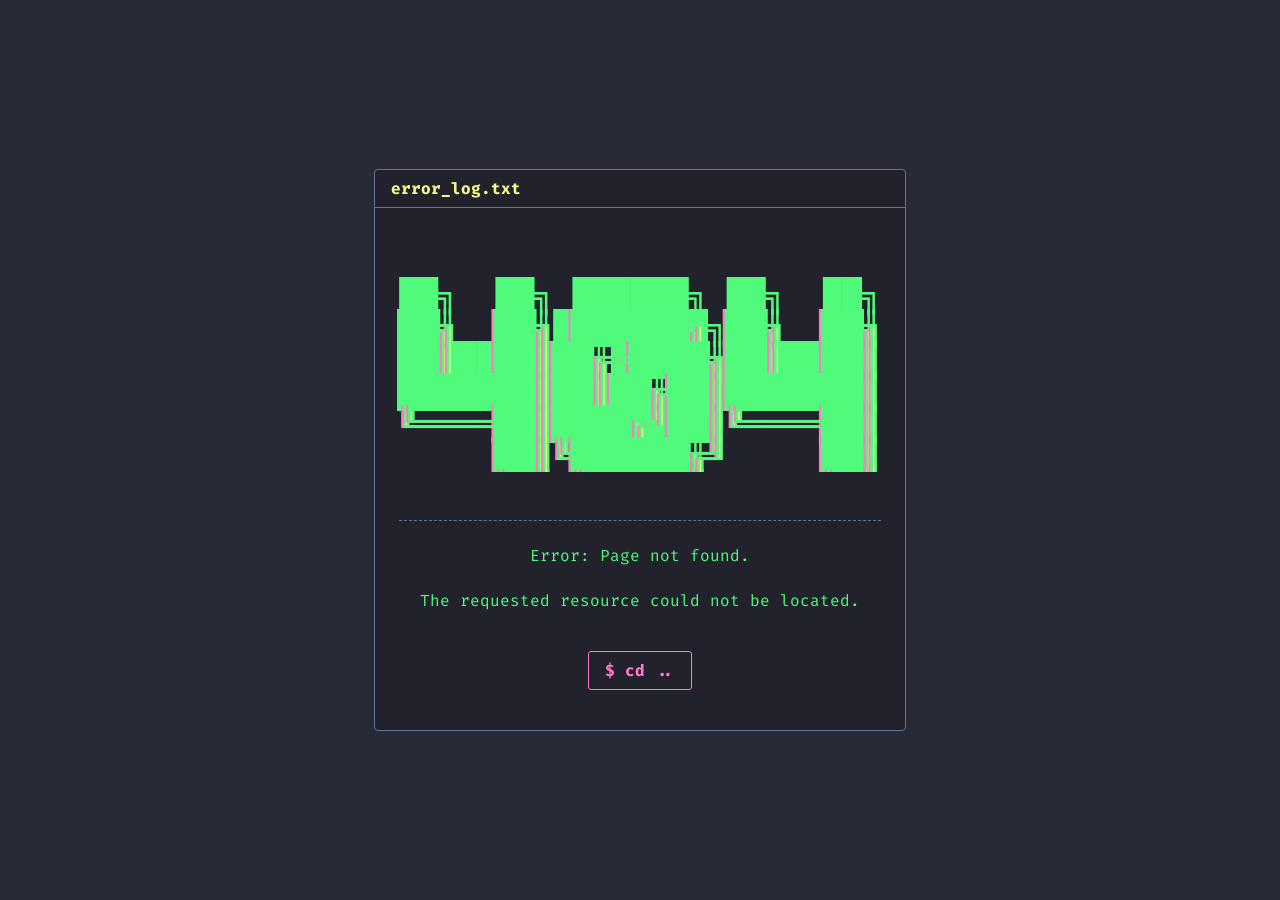
<file: 404/tui-404.html>
<!DOCTYPE html>
<html lang="en">
<head>
    <meta charset="UTF-8">
    <meta name="viewport" content="width=device-width, initial-scale=1.0">
    <title>System Status - TUI</title>
    <link rel="icon" type="image/gif" href="../assets/loading_cat.gif">
        
    <link rel="preconnect" href="https://fonts.googleapis.com">
    <link rel="preconnect" href="https://fonts.gstatic.com" crossorigin>
    <link href="https://fonts.googleapis.com/css2?family=Fira+Code:wght@400;700&display=swap" rel="stylesheet">
    <style>
        :root {
            --font-family: 'Fira Code', monospace;
            --background: #282a36;
            --panel-bg: #21222C;
            --border: #6272a4;
            --foreground: #f8f8f2;
            --yellow: #f1fa8c;
            --green: #50fa7b;
            --primary: #ff79c6;
        }

        body {
            background-color: var(--background);
            font-family: var(--font-family);
            color: var(--foreground);
            -webkit-font-smoothing: antialiased;
            -moz-osx-font-smoothing: grayscale;
            display: flex;
            align-items: center;
            justify-content: center;
            min-height: 100vh;
            margin: 0;
            padding: 1rem;
            box-sizing: border-box;
            overflow-x: hidden;
        }

        .tui-panel {
            background-color: var(--panel-bg);
            border: 1px solid var(--border);
            border-radius: 4px;
            width: auto;
            max-width: 100%;
        }

        .tui-panel-header {
            border-bottom: 1px solid var(--border);
            padding: 0.5rem 1rem;
            font-weight: bold;
            color: var(--yellow);
        }

        .tui-panel-body {
            padding: 2.5rem 1.5rem;
            text-align: center;
        }
        
        .tui-panel-body p {
            margin: 1.5rem 0 0 0;
            color: var(--green);
        }
        
        .glitch-container {
            position: relative;
            border-bottom: 1px dashed var(--border);
            padding-bottom: 1rem;
        }
        .glitch-art {
             position: relative;
             font-size: clamp(0.75rem, 2.5vw, 2.2rem);
             line-height: 1;
             cursor: pointer;
        }
        .glitch-art:hover {

            animation: jitter 0.2s infinite;
        }
        
        .glitch-art, .glitch-art::before, .glitch-art::after {
            color: var(--green);
        }
        .glitch-art::before, .glitch-art::after {
            content: attr(data-text);
            position: absolute;
            top: 0;
            left: 0;
            width: 100%;
            height: 100%;
            overflow: hidden;
            white-space: pre;
        }
        .glitch-art::before {
            left: 2px;
            text-shadow: -2px 0 var(--yellow); 
            animation: glitch-anim-before 3s infinite linear alternate-reverse;
        }
        .glitch-art::after {
            left: -2px;
            text-shadow: -2px 0 var(--primary); 
            animation: glitch-anim-after 2s infinite linear alternate-reverse;
        }


        .tui-button {
            display: inline-block;
            margin-top: 2.5rem;
            padding: 0.5rem 1rem;
            border: 1px solid var(--primary);
            border-radius: 3px;
            color: var(--primary);
            text-decoration: none;
            font-weight: bold;
            transition: background-color 0.2s ease-in-out, color 0.2s ease-in-out;
        }
        .tui-button:hover,
        .tui-button:focus {
            background-color: var(--primary);
            color: var(--panel-bg);
            outline: none;
        }
        
        @keyframes jitter {
            0%   { transform: translate(0, 0) rotate(0deg); }
            10%  { transform: translate(3px, -2px) rotate(-1deg); }
            20%  { transform: translate(-3px, 3px) rotate(1deg); }
            30%  { transform: translate(2px, 1px) rotate(0deg); }
            40%  { transform: translate(-4px, -1px) rotate(2deg); }
            50%  { transform: translate(1px, -3px) rotate(-1deg); }
            60%  { transform: translate(4px, 2px) rotate(1deg); }
            70%  { transform: translate(-2px, 4px) rotate(0deg); }
            80%  { transform: translate(3px, -4px) rotate(-2deg); }
            90%  { transform: translate(-1px, 2px) rotate(1deg); }
            100% { transform: translate(0, 0) rotate(0deg); }
        }

        
        @keyframes glitch-anim-before {
            0%   { clip-path: inset(88% 0 1% 0); transform: translate(-3px, 1px); opacity: 0.8; }
            5%   { clip-path: inset(45% 0 47% 0); transform: translate(2px, -3px) skew(-5deg); opacity: 0.6; }
            10%  { clip-path: inset(1% 0 99% 0); transform: none; opacity: 1; }
            20%  { clip-path: inset(92% 0 2% 0); transform: translate(1px, 2px); opacity: 0.7; }
            30%  { clip-path: inset(23% 0 49% 0); transform: translate(-3px, 0px) skew(10deg); opacity: 0.5; }
            40%  { clip-path: inset(45% 0 38% 0); transform: translate(3px, -1px); opacity: 0.9; }
            50%  { clip-path: inset(48% 0 5% 0); transform: translate(-1px, 3px) skew(-2deg); opacity: 0.4; }
            60%  { clip-path: inset(99% 0 1% 0); transform: none; opacity: 1; }
            70%  { clip-path: inset(15% 0 81% 0); transform: translate(3px, 2px) skew(8deg); opacity: 0.3; }
            80%  { clip-path: inset(40% 0 33% 0); transform: translate(-3px, -1px); opacity: 0.8; }
            90%  { clip-path: inset(8% 0 71% 0); transform: translate(1px, 0px) skew(-12deg); opacity: 0.6; }
            100% { clip-path: inset(62% 0 30% 0); transform: translate(2px, 3px); opacity: 1; }
        }
        
        @keyframes glitch-anim-after {
            0%   { clip-path: inset(99% 0 1% 0); transform: translate(3px, -2px) skew(15deg); opacity: 0.7; }
            7%   { clip-path: inset(40% 0 45% 0); transform: translate(-1px, 1px); opacity: 0.9; }
            14%  { clip-path: inset(10% 0 80% 0); transform: none; opacity: 0.5; }
            21%  { clip-path: inset(79% 0 2% 0); transform: translate(0px, 2px) skew(-7deg); opacity: 1; }
            28%  { clip-path: inset(30% 0 65% 0); transform: translate(3px, -1px); opacity: 0.6; }
            35%  { clip-path: inset(5% 0 48% 0); transform: translate(-2px, 0px) skew(4deg); opacity: 0.8; }
            42%  { clip-path: inset(55% 0 10% 0); transform: translate(1px, -3px); opacity: 0.4; }
            49%  { clip-path: inset(1% 0 98% 0); transform: none; opacity: 1; }
            56%  { clip-path: inset(22% 0 71% 0); transform: translate(-3px, 2px) skew(-10deg); opacity: 0.7; }
            63%  { clip-path: inset(80% 0 5% 0); transform: translate(2px, 0px); opacity: 0.3; }
            70%  { clip-path: inset(50% 0 40% 0); transform: translate(0px, -2px) skew(9deg); opacity: 0.8; }
            77%  { clip-path: inset(90% 0 4% 0); transform: translate(-1px, 1px); opacity: 1; }
            84%  { clip-path: inset(28% 0 65% 0); transform: translate(3px, 0px) skew(2deg); opacity: 0.5; }
            91%  { clip-path: inset(10% 0 55% 0); transform: translate(1px, -3px); opacity: 0.9; }
            100% { clip-path: inset(70% 0 15% 0); transform: translate(-3px, 1px) skew(-4deg); opacity: 0.7; }
        }
    </style>
</head>
<body>

    <main class="tui-panel">
        <div class="tui-panel-header">
            error_log.txt
        </div>
        <div class="tui-panel-body">
            <div class="glitch-container">
                <pre class="glitch-art" data-text="
██╗  ██╗ ██████╗ ██╗  ██╗
██║  ██║██╔═████╗██║  ██║
███████║██║██╔██║███████║
╚════██║████╔╝██║╚════██║
     ██║╚██████╔╝     ██║
     ╚═╝ ╚═════╝      ╚═╝
">
██╗  ██╗ ██████╗ ██╗  ██╗
██║  ██║██╔═████╗██║  ██║
███████║██║██╔██║███████║
╚════██║████╔╝██║╚════██║
     ██║╚██████╔╝     ██║
     ╚═╝ ╚═════╝      ╚═╝
</pre>
            </div>
            <p>Error: Page not found.</p>
            <p>The requested resource could not be located.</p>

            <a href="../tui.html#portfolio" class="tui-button">$ cd ..</a>

        </div>
    </main>
    
</body>
</html>
</file>
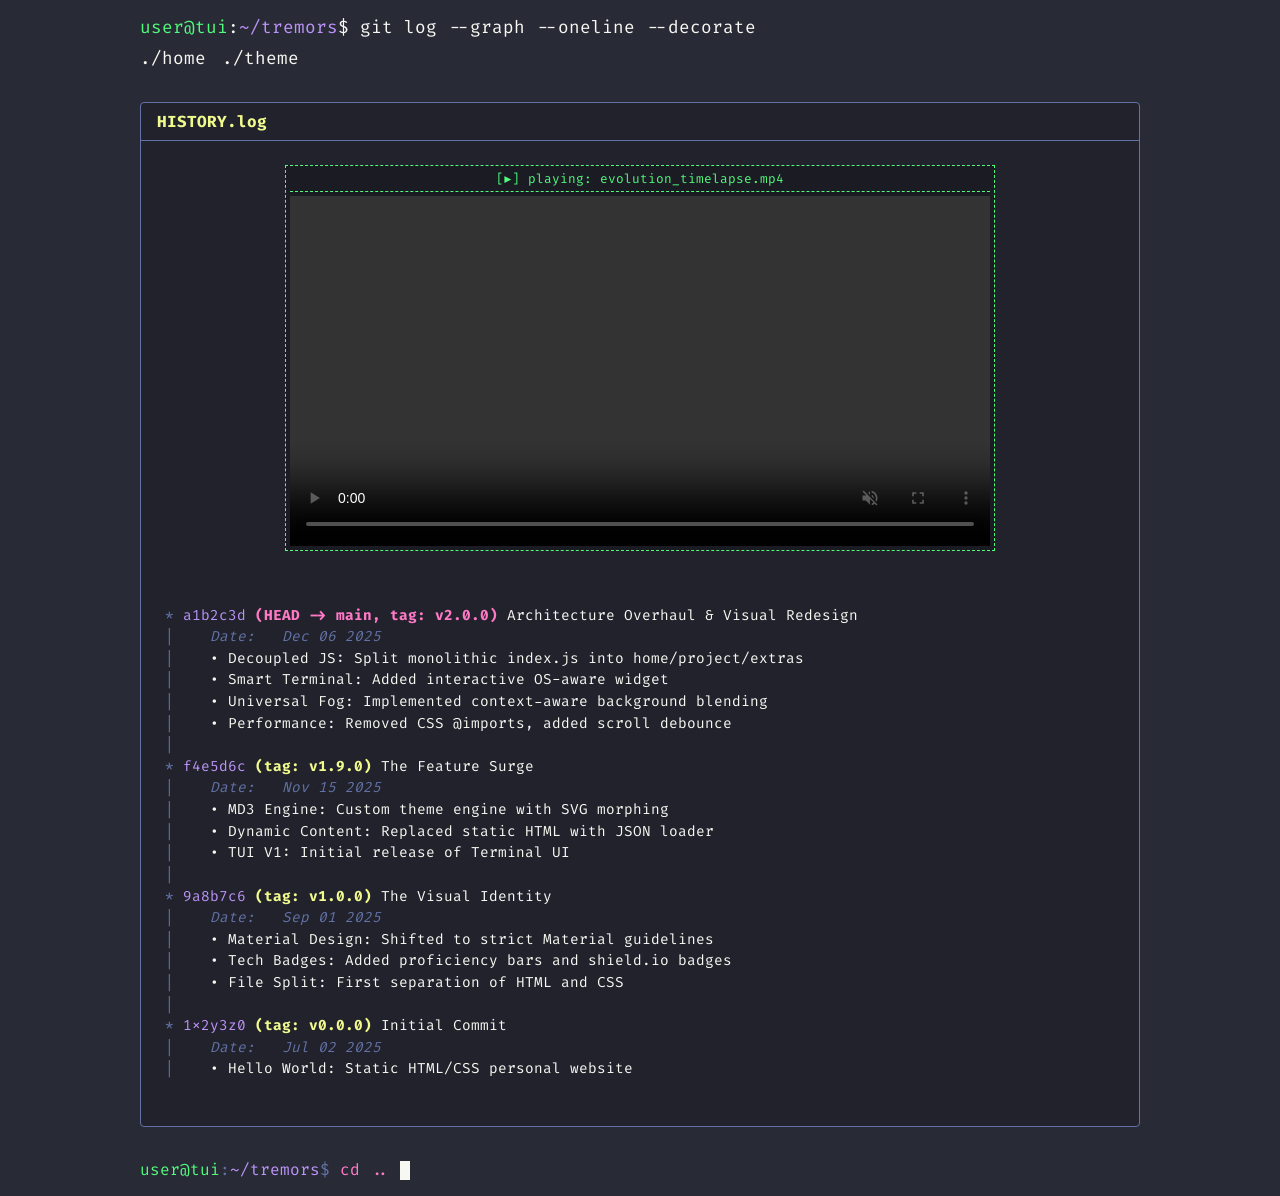
<file: system/history-tui.html>
<!DOCTYPE html>
<html lang="en">
<head>
    <meta charset="UTF-8">
    <meta name="viewport" content="width=device-width, initial-scale=1.0">
    <title>Git History - Tremors</title>
    <link rel="icon" type="image/png" href="../assets/history.png">

    <link rel="stylesheet" href="../static/css/tui-animations.css">
    <link rel="stylesheet" href="../static/css/tui-base.css">
    <link rel="stylesheet" href="../static/css/tui-themes.css">
    
    <link rel="preconnect" href="https://fonts.googleapis.com">
    <link rel="preconnect" href="https://fonts.gstatic.com" crossorigin>
    <link href="https://fonts.googleapis.com/css2?family=Fira+Code:wght@400;700&display=swap" rel="stylesheet">

    <style>
        /* Specific overrides for the Git Log look */
        .git-log-container {
            font-family: 'Fira Code', monospace;
            white-space: pre;
            overflow-x: auto;
            line-height: 1.5;
            font-size: 0.9rem;
        }

        .git-hash { color: var(--purple); }
        .git-tag  { color: var(--yellow); font-weight: bold; }
        .git-date { color: var(--muted); font-style: italic; }
        .git-head { color: var(--primary); font-weight: bold; }
        .git-msg  { color: var(--foreground); }
        .git-tree { color: var(--border); }
        
        .commit-block {
            margin-bottom: 0.5rem;
        }


        .tui-media-player {
            border: 1px dashed var(--green);
            padding: 4px;
            margin-bottom: 2rem;
            max-width: 700px;
            margin-left: auto;
            margin-right: auto;
            background-color: rgba(0, 0, 0, 0.2);
        }

        .media-header {
            font-family: 'Fira Code', monospace;
            font-size: 0.8rem;
            color: var(--green);
            margin-bottom: 4px;
            text-align: center;
            border-bottom: 1px dashed var(--green);
            padding-bottom: 4px;
        }

        video {
            display: block;
            width: 100%;
            height: auto;
            outline: none;
        }

        @media (max-width: 600px) {
            .git-log-container { font-size: 0.75rem; }
        }
    </style>
</head>
<body>

    <input type="radio" name="theme-switcher" id="theme-dracula" class="theme-radio" checked>
    <input type="radio" name="theme-switcher" id="theme-catppuccin" class="theme-radio">
    <input type="radio" name="theme-switcher" id="theme-tokyo-night" class="theme-radio">

    <input type="radio" name="font-switcher" id="font-fira-code" class="font-radio" checked>
    <input type="radio" name="font-switcher" id="font-roboto-mono" class="font-radio">

    <div class="container">
        <header>
            <div>
                <span class="prompt">user@tui</span>:<span class="path">~/tremors</span>$ git log --graph --oneline --decorate
            </div>
            
            <nav class="tui-nav">
                <a href="../tui.html">./home</a>
                
                <details class="dropdown-container">
                    <summary>./theme</summary>
                    <div class="dropdown-options">
                        <label for="theme-dracula">[ Dracula ]</label>
                        <label for="theme-catppuccin">[ Catppuccin ]</label>
                        <label for="theme-tokyo-night">[ Tokyo Night ]</label>
                    </div>
                </details>
            </nav>
        </header>

        <main>
            
            <section class="tui-panel">
                <div class="tui-panel-header">
                    HISTORY.log
                </div>
                <div class="tui-panel-body">

                    <div class="tui-media-player">
                        <div class="media-header">
                            [▶] playing: evolution_timelapse.mp4
                        </div>
                        <video controls autoplay muted loop playsinline>
                            <source src="../assets/v0.0.0-v2.0.0.mp4" type="video/mp4">
                            Your browser does not support the video tag.
                        </video>
                    </div>

                    <div class="git-log-container">
<span class="git-tree">*</span> <span class="git-hash">a1b2c3d</span> <span class="git-head">(HEAD -> main, tag: v2.0.0)</span> <span class="git-msg">Architecture Overhaul & Visual Redesign</span>
<span class="git-tree">|</span> <span class="git-date">   Date:   Dec 06 2025</span>
<span class="git-tree">|</span>    <span class="git-msg">• Decoupled JS: Split monolithic index.js into home/project/extras</span>
<span class="git-tree">|</span>    <span class="git-msg">• Smart Terminal: Added interactive OS-aware widget</span>
<span class="git-tree">|</span>    <span class="git-msg">• Universal Fog: Implemented context-aware background blending</span>
<span class="git-tree">|</span>    <span class="git-msg">• Performance: Removed CSS @imports, added scroll debounce</span>
<span class="git-tree">|</span>
<span class="git-tree">*</span> <span class="git-hash">f4e5d6c</span> <span class="git-tag">(tag: v1.9.0)</span> <span class="git-msg">The Feature Surge</span>
<span class="git-tree">|</span> <span class="git-date">   Date:   Nov 15 2025</span>
<span class="git-tree">|</span>    <span class="git-msg">• MD3 Engine: Custom theme engine with SVG morphing</span>
<span class="git-tree">|</span>    <span class="git-msg">• Dynamic Content: Replaced static HTML with JSON loader</span>
<span class="git-tree">|</span>    <span class="git-msg">• TUI V1: Initial release of Terminal UI</span>
<span class="git-tree">|</span>
<span class="git-tree">*</span> <span class="git-hash">9a8b7c6</span> <span class="git-tag">(tag: v1.0.0)</span> <span class="git-msg">The Visual Identity</span>
<span class="git-tree">|</span> <span class="git-date">   Date:   Sep 01 2025</span>
<span class="git-tree">|</span>    <span class="git-msg">• Material Design: Shifted to strict Material guidelines</span>
<span class="git-tree">|</span>    <span class="git-msg">• Tech Badges: Added proficiency bars and shield.io badges</span>
<span class="git-tree">|</span>    <span class="git-msg">• File Split: First separation of HTML and CSS</span>
<span class="git-tree">|</span>
<span class="git-tree">*</span> <span class="git-hash">1x2y3z0</span> <span class="git-tag">(tag: v0.0.0)</span> <span class="git-msg">Initial Commit</span>
<span class="git-tree">|</span> <span class="git-date">   Date:   Jul 02 2025</span>
<span class="git-tree">|</span>    <span class="git-msg">• Hello World: Static HTML/CSS personal website</span>
                    </div>

                </div>
            </section>

        </main>

        <footer>
            <span class="prompt">user@tui</span>:<span class="path">~/tremors</span>$
            <a href="../tui.html">cd ..</a>
            <span class="cursor"></span>
        </footer>
    </div>

</body>
</html>
</file>
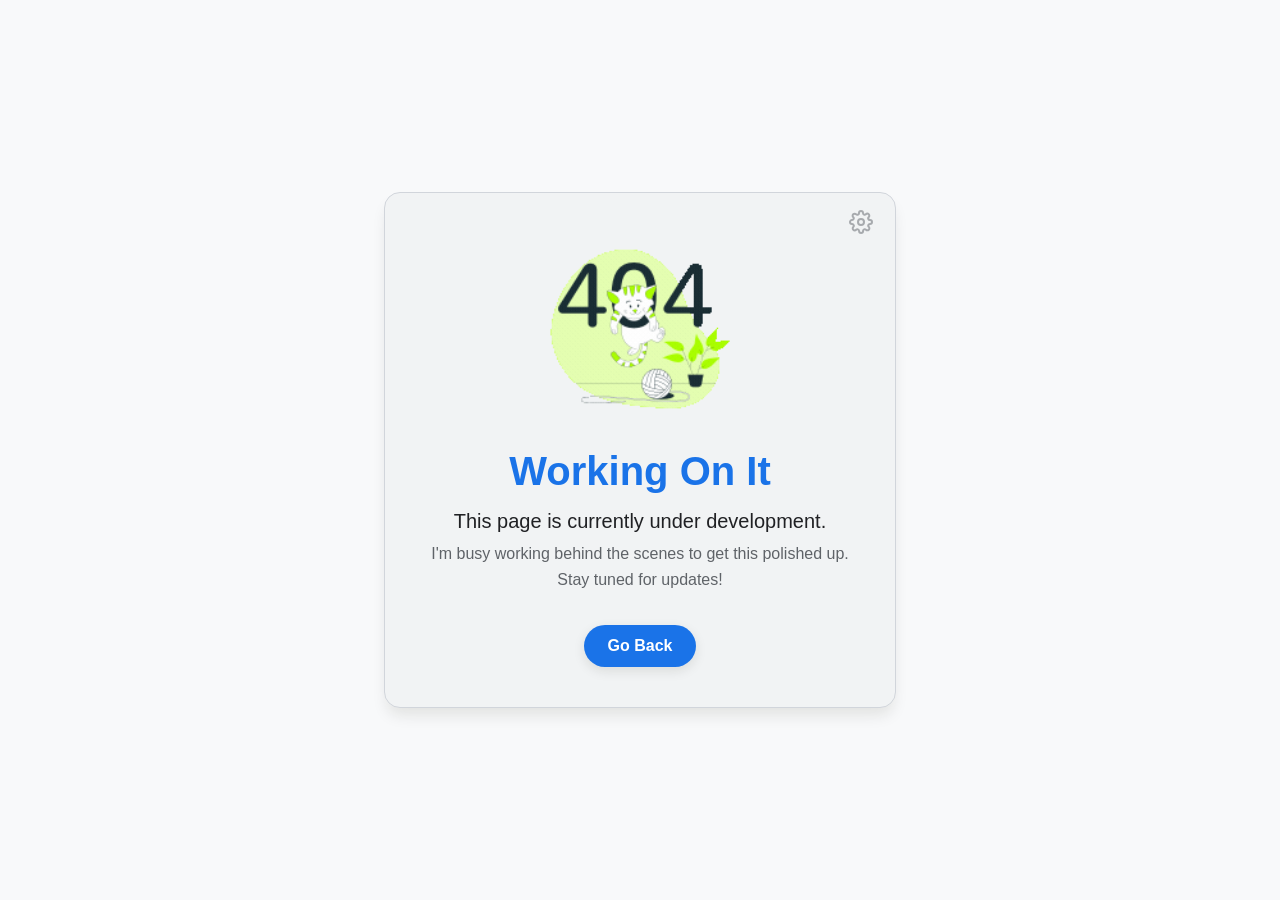
<file: system/index-404.html>
<!DOCTYPE html>
<html lang="en">
<head>
    <meta charset="UTF-8">
    <meta name="viewport" content="width=device-width, initial-scale=1.0">
    <title>Working On It</title>
    <link rel="icon" type="image/gif" href="../assets/loading_cat.gif">

    <link rel="stylesheet" href="../static/css/index-base.css">
    <link rel="stylesheet" href="../static/css/index-navigation.css">
    
    <link rel="stylesheet" href="../static/themes/default.css" id="theme-default">
    <link rel="stylesheet" href="../static/themes/md3.css" id="theme-md3" disabled>
    <link rel="stylesheet" href="../static/themes/oled.css" id="theme-oled" disabled>

    <link rel="stylesheet" href="../static/effects/fog.css" id="effect-fog">
    <link rel="stylesheet" href="../static/effects/glass.css" id="effect-glass" disabled>
    <link rel="stylesheet" href="../static/effects/spotlight.css" id="effect-spotlight">

    <style>
        /* ==========================================================================
           404 Specific Styles
           (Variables are now inherited from the Theme files above)
           ========================================================================== */
        
        body {
            /* Ensure the background transition matches the theme engine */
            transition: background-color 0.3s ease, color 0.3s ease;
        }

        .container-404 {
            display: flex;
            align-items: center;
            justify-content: center;
            min-height: 100vh;
            text-align: center;
            padding: 1.5rem;
            box-sizing: border-box;
        }

        .card {
            background-color: var(--md-surface-variant);
            padding: 2.5rem;
            border-radius: 16px; /* Matched to Squircle logic */
            border: 1px solid var(--md-outline);
            box-shadow: 0 10px 15px -3px var(--md-shadow-color);
            width: 100%;
            max-width: 32rem;
            position: relative;
            overflow: hidden;
        }

        /* GIF Styling */
        .construction-gif {
            width: 12rem;
            height: 12rem;
            margin: 0 auto 1.5rem auto;
            display: block;
            border-radius: 12px;
        }

        .gif-toggle-checkbox { display: none; }
        .gif-toggle-label { cursor: pointer; display: block; }
        .gif-2 { display: none; }

        .gif-toggle-checkbox:checked + .gif-toggle-label .gif-1 { display: none; }
        .gif-toggle-checkbox:checked + .gif-toggle-label .gif-2 { display: block; }

        /* Typography */
        .card-title {
            font-size: 2.5rem;
            font-weight: bold;
            color: var(--md-primary);
            margin: 0 0 1rem 0;
        }

        .card-subtitle {
            font-size: 1.25rem;
            color: var(--md-on-surface);
            margin: 0 0 0.5rem 0;
        }

        .card-description {
            color: var(--md-on-surface-variant);
            max-width: 28rem;
            margin: 0 auto;
            line-height: 1.6;
        }

        /* Button Styles */
        .button-container { margin-top: 2rem; }

        .home-button {
            display: inline-block;
            background-color: var(--md-primary);
            color: var(--md-on-primary);
            font-weight: bold;
            padding: 0.75rem 1.5rem;
            border-radius: 9999px;
            text-decoration: none;
            box-shadow: 0 4px 12px var(--md-shadow-color);
            transition: transform 0.2s ease, box-shadow 0.2s ease;
        }

        .home-button:hover {
            transform: translateY(-2px);
            box-shadow: 0 10px 20px -5px var(--md-shadow-color);
        }

        /* Settings Trigger (Corner) */
        .settings-trigger {
            position: absolute;
            top: 1rem;
            right: 1rem;
            background: transparent;
            border: none;
            color: var(--md-on-surface-variant);
            cursor: pointer;
            opacity: 0.5;
            transition: opacity 0.2s;
        }
        .settings-trigger:hover { opacity: 1; }

    </style>

    <script>
    (function() {
        try {
            const savedMode = localStorage.getItem('style_mode') || 'default';
            
            // Themes
            document.getElementById('theme-default').disabled = true;
            document.getElementById('theme-md3').disabled = true;
            document.getElementById('theme-oled').disabled = true;

            if (savedMode === 'md3') document.getElementById('theme-md3').disabled = false;
            else if (savedMode === 'oled') document.getElementById('theme-oled').disabled = false;
            else document.getElementById('theme-default').disabled = false;

            // Effects
            const savedEffect = localStorage.getItem('effect_mode') || 'fog';
            const savedSpotlight = localStorage.getItem('spotlight_mode') || 'on';

            document.getElementById('effect-fog').disabled = (savedEffect !== 'fog');
            document.getElementById('effect-glass').disabled = (savedEffect !== 'glass');
            document.getElementById('effect-spotlight').disabled = (savedSpotlight === 'off');

            document.documentElement.setAttribute('data-style-mode', savedMode);
        } catch (e) {}
    })();
    </script>
</head>
<body>

    <main class="container-404">
        <div class="card">
            
            <button id="open-settings-btn" class="settings-trigger" title="Open appearance settings">
                <svg width="24" height="24" viewBox="0 0 24 24" fill="none" stroke="currentColor" stroke-width="2"><circle cx="12" cy="12" r="3"></circle><path d="M19.4 15a1.65 1.65 0 0 0 .33 1.82l.06.06a2 2 0 0 1 0 2.83 2 2 0 0 1-2.83 0l-.06-.06a1.65 1.65 0 0 0-1.82-.33 1.65 1.65 0 0 0-1 1.51V21a2 2 0 0 1-2 2 2 2 0 0 1-2-2v-.09A1.65 1.65 0 0 0 9 19.4a1.65 1.65 0 0 0-1.82.33l-.06.06a2 2 0 0 1-2.83 0 2 2 0 0 1 0-2.83l.06-.06a1.65 1.65 0 0 0 .33-1.82 1.65 1.65 0 0 0-1.51-1H3a2 2 0 0 1-2-2 2 2 0 0 1 2-2h.09A1.65 1.65 0 0 0 4.6 9a1.65 1.65 0 0 0-.33-1.82l-.06-.06a2 2 0 0 1 0-2.83 2 2 0 0 1 2.83 0l.06.06a1.65 1.65 0 0 0 1.82.33H9a1.65 1.65 0 0 0 1-1.51V3a2 2 0 0 1 2-2 2 2 0 0 1 2 2v.09a1.65 1.65 0 0 0 1 1.51 1.65 1.65 0 0 0 1.82-.33l.06-.06a2 2 0 0 1 2.83 0 2 2 0 0 1 0 2.83l-.06.06a1.65 1.65 0 0 0-.33 1.82V9a1.65 1.65 0 0 0 1.51 1H21a2 2 0 0 1 2 2 2 2 0 0 1-2 2h-.09a1.65 1.65 0 0 0-1.51 1z"></path></svg>
            </button>

            <div class="gif-container">
                <input type="checkbox" id="gif-toggle" class="gif-toggle-checkbox">
                <label for="gif-toggle" class="gif-toggle-label" title="Click me!">
                    <img src="../assets/404.gif" alt="Work in progress animation" class="construction-gif gif-1">
                    <img src="../assets/coding.gif" alt="A different work in progress animation" class="construction-gif gif-2">
                </label>
            </div>

            <h1 class="card-title">Working On It</h1>
            <p class="card-subtitle">This page is currently under development.</p>
            <p class="card-description">
                I'm busy working behind the scenes to get this polished up. Stay tuned for updates!
            </p>

            <div class="button-container">
                <a href="../index.html#portfolio" class="home-button">Go Back</a>
            </div>
        </div>
    </main>

    <div id="settings-modal" class="modal-backdrop" aria-hidden="true">
        <div class="modal-card">
            <header class="modal-header">
                <h3>Appearance</h3>
                <button id="close-settings-btn" class="icon-button" aria-label="Close settings">
                    <svg width="24" height="24" viewBox="0 0 24 24" fill="none" stroke="currentColor" stroke-width="2" stroke-linecap="round" stroke-linejoin="round"><line x1="18" y1="6" x2="6" y2="18"></line><line x1="6" y1="6" x2="18" y2="18"></line></svg>
                </button>
            </header>
            <div class="modal-body">
                <div class="setting-group">
                    <label class="setting-label">Color Mode</label>
                    <div class="segmented-control">
                        <button class="segment-btn" data-set-mode="system"><span>System</span></button>
                        <button class="segment-btn" data-set-mode="light"><span>Light</span></button>
                        <button class="segment-btn" data-set-mode="dark"><span>Dark</span></button>
                    </div>
                </div>
                <div class="setting-group">
                    <label class="setting-label">Visual Theme</label>
                    <div class="theme-grid">
                        <button class="theme-card" data-set-theme="default"><div class="theme-preview default-preview"></div><span>Default</span></button>
                        <button class="theme-card" data-set-theme="md3"><div class="theme-preview md3-preview"></div><span>MD3</span></button>
                        <button class="theme-card" data-set-theme="oled"><div class="theme-preview oled-preview"></div><span>OLED</span></button>
                    </div>
                </div>
                <div class="setting-group">
                    <label class="setting-label">Scene Effect</label>
                    <div class="segmented-control">
                        <button class="segment-btn" data-set-effect="fog"><span>🌫️ Fog</span></button>
                        <button class="segment-btn" data-set-effect="glass"><span>🧊 Glass</span></button>
                        <button class="segment-btn" data-set-effect="none"><span>🚫 None</span></button>
                    </div>
                </div>
                <div class="setting-group">
                    <label class="setting-label">Spotlight Effect</label>
                    <div class="segmented-control">
                        <button class="segment-btn" data-set-spotlight="on"><span>On</span></button>
                        <button class="segment-btn" data-set-spotlight="off"><span>Off</span></button>
                    </div>
                </div>
            </div>
        </div>
    </div>

    <script src="../static/js/index.js"></script>

</body>
</html>
</file>
<file: indextui.css>
:root {
            --font-family: 'Fira Code', monospace;
            --background: #282a36;
            --panel-bg: #21222C;
            --border: #6272a4;
            --foreground: #f8f8f2;
            --primary: #ff7g9c6;
            --purple: #bd93f9;
            --green: #50fa7b;
            --yellow: #f1fa8c;
            --muted: #6272a4;
        }
        
        .theme-radio, .font-radio {
            display: none;
        }

        #font-fira-code:checked ~ .container,
        #font-fira-code:checked ~ .splash-screen {
            --font-family: 'Fira Code', monospace;
        }
        #font-roboto-mono:checked ~ .container,
        #font-roboto-mono:checked ~ .splash-screen {
            --font-family: 'Roboto Mono', monospace;
        }

        #theme-dracula:checked ~ .container,
        #theme-dracula:checked ~ .splash-screen {
            --background: #282a36;
            --panel-bg: #21222C;
            --border: #6272a4;
            --foreground: #f8f8f2;
            --primary: #ff79c6;
            --purple: #bd93f9;
            --green: #50fa7b;
            --yellow: #f1fa8c;
            --muted: #6272a4;
        }

        #theme-catppuccin:checked ~ .container,
        #theme-catppuccin:checked ~ .splash-screen {
            --background: #24273a;
            --panel-bg: #1e2030;
            --border: #5b6078;
            --foreground: #cad3f5;
            --primary: #f5bde6;
            --purple: #c6a0f6;
            --green: #a6da95;
            --yellow: #eed49f;
            --muted: #5b6078;
        }

        html {
            scroll-behavior: smooth;
        }

        body {
            background-color: var(--background);
            -webkit-font-smoothing: antialiased;
            -moz-osx-font-smoothing: grayscale;
            margin: 0;
            padding: 1rem;
            transition: background-color 0.3s, color 0.3s;
        }

        .splash-screen {
            position: fixed;
            top: 0;
            left: 0;
            padding: 1rem; 
            width: 100%;
            height: 100%;
            box-sizing: border-box;
            background-color: var(--background);
            z-index: 9999;
            animation: fadeOut 0.1s ease-out 1s forwards;
        }

        .splash-screen .container,
        .splash-screen header,
        .splash-screen .tui-panel,
        .splash-screen .tui-panel-header {
            background-color: transparent !important;
            color: transparent !important;
            border-color: transparent !important;
            pointer-events: none; 
            user-select: none;
        }
        
        .splash-screen .ascii-art {
            color: var(--muted) !important;
            background-color: var(--background) !important;
            border-color: transparent !important;
            height: 0;
            overflow: hidden;
            animation: 
                revealArt 0.8s steps(15, end) forwards,
                fadeInBorder 0.2s ease-in 0.6s forwards;
        }
        
        .splash-screen header {
            visibility: hidden;
        }

        @keyframes revealArt {
            to {
                height: 138px;
            }
        }

        @keyframes fadeInBorder {
            to {
                border-color: var(--border) !important;
            }
        }

        @keyframes fadeOut {
            to {
                opacity: 0;
                visibility: hidden;
            }
        }


        .container {
            max-width: 1000px;
            margin: 0 auto;
            font-family: var(--font-family);
            color: var(--foreground);
        }

        a {
            color: var(--primary);
            text-decoration: none;
            transition: background-color 0.2s, color 0.2s;
        }

        a:hover {
            background-color: var(--primary);
            color: var(--background);
        }
        
        .prompt {
            color: var(--green);
        }

        .path {
            color: var(--purple);
        }

        .cursor {
            display: inline-block;
            width: 0.6em;
            height: 1.2em;
            background-color: var(--foreground);
            animation: blink 1s steps(1) infinite;
            vertical-align: middle;
        }

        @keyframes blink {
            50% {
                opacity: 0;
            }
        }

        header {
            margin-bottom: 2rem;
            font-size: 1.1rem;
        }
        
        .tui-nav {
            display: flex;
            flex-wrap: wrap;
            gap: 1rem;
            align-items: center;
            margin-top: 0.5rem;
        }

        .tui-nav a {
            color: var(--foreground);
        }
        
        .tui-nav a:hover,
        .dropdown-container summary:hover {
             background-color: var(--primary);
             color: var(--background);
             border-radius: 3px;
        }



        .dropdown-container {
            position: relative;
            display: inline-block;
        }

        .dropdown-container summary {
            list-style: none;
            cursor: pointer;
            color: var(--foreground);
        }

        .dropdown-container summary::-webkit-details-marker {
            display: none;
        }

        .dropdown-options {
            position: absolute;
            top: 100%;
            left: 0;
            margin-top: 0.5rem;
            padding: 0.5rem;
            background-color: var(--panel-bg);
            border: 1px solid var(--border);
            border-radius: 4px;
            z-index: 10;
            display: flex;
            flex-direction: column;
            gap: 0.5rem;
        }

        .dropdown-options label,
        .dropdown-options .dropdown-link {
            white-space: nowrap;
            padding: 0.25rem 0.5rem;
            color: var(--primary);
            cursor: pointer;
            text-decoration: none;
            transition: background-color 0.2s, color 0.2s;
        }

        .dropdown-options label:hover,
        .dropdown-options .dropdown-link:hover {
            border-radius: 3px;
            background-color: var(--primary);
            color: var(--background);
        }




        .tui-panel {
            background-color: var(--panel-bg);
            border: 1px solid var(--border);
            margin-bottom: 2rem;
            border-radius: 4px;
            transition: background-color 0.3s, border-color 0.3s;
        }

        .tui-panel-header {
            border-bottom: 1px solid var(--border);
            padding: 0.5rem 1rem;
            font-weight: bold;
            color: var(--yellow);
            transition: border-color 0.3s, color 0.3s;
        }

        .tui-panel-body {
            padding: 1.5rem;
        }

        .hero-content {
            display: flex;
            flex-wrap: wrap;
            gap: 2rem;
            align-items: center;
        }
        
        .ascii-art {
            font-family: 'Fira Code', monospace;
            white-space: pre;
            color: var(--muted);
            font-size: 10px;
            line-height: 1.0;
            text-align: left;
            padding: 1rem;
            border: 1px solid var(--border);
            background-color: var(--background);
            border-radius: 4px;
            overflow-x: auto;
            flex-shrink: 0;
            overflow-wrap: normal;
            word-break: normal;
            transition: color 0.3s, border-color 0.3s, background-color 0.3s;
        }

        @keyframes glow {
          0%, 100% { text-shadow: 0 0 3px var(--green); }
          50% { text-shadow: 0 0 10px var(--green); }
        }

        @keyframes jitter {
        0%, 100% { transform: translate(0, 0); }
        25% { transform: translate(5px, -5px); }
        50% { transform: translate(-5px, 5px); }
        75% { transform: translate(5px, 5px); }
        }

        .ascii-art:hover {
            animation: glow 1.5s ease-in-out forwards, 
                    jitter 0.5s infinite;
            animation-delay: 0s, 1.5s;
            animation-fill-mode: forwards, none;
        }


        
        .hero-text {
            flex: 1;
            min-width: 300px;
        }
        
        .hero-text h1 {
            font-size: 1.5rem;
            margin: 0 0 1rem 0;
            color: var(--green);
        }

        .hero-text p {
            margin: 0;
            max-width: 60ch;
        }
        
        .cta-button {
            display: inline-block;
            margin-top: 1.5rem;
            padding: 0.5rem 1rem;
            border: 1px solid var(--primary);
            background-color: transparent;
        }

        .about-text p {
            margin: 0 0 1rem 0;
            line-height: 1.6;
            max-width: 80ch;
        }
        .about-text p:last-child {
            margin-bottom: 0;
        }

        .skills-grid {
            display: grid;
            grid-template-columns: repeat(auto-fit, minmax(250px, 1fr));
            gap: 1.5rem;
        }
        
        .skill-category h3 {
            color: var(--purple);
            margin-top: 0;
            border-bottom: 1px solid var(--border);
            padding-bottom: 0.5rem;
            margin-bottom: 1rem;
        }
        
        .skill-category ul {
            list-style: none;
            padding: 0;
            margin: 0;
        }
        
        .skill-category li {
            margin-bottom: 0.5rem;
        }
        
        .skill-category li::before {
            content: '>';
            color: var(--green);
            margin-right: 0.75rem;
        }
        
        

        .portfolio-grid {
            display: grid;
            grid-template-columns: 1fr;
            gap: 1.5rem;
        }

        .portfolio-item {
            border: 1px dashed var(--border);
            border-radius: 4px;
            container-type: inline-size;
            margin: 0;
            padding: 1rem;
        }

        .portfolio-item h3 {
            margin: 0 0 0.5rem 0;
            color: var(--yellow);
        }

        .portfolio-item p.description {
            margin: 0 0 1rem 0;
            color: var(--muted);
            max-width: 70ch;
        }

        .portfolio-content {
            margin-top: -1rem;
        }

        .portfolio-item legend {
            color: var(--yellow);
            font-weight: bold;
            font-size: 1.1em;
            padding: 0 0.5rem;
            margin-left: 1rem;
        }

        .tech-badges {
            max-width: 70ch;
            margin: 0 0 1rem 0;
            display: flex;
            flex-wrap: wrap;
            gap: 8px;
        }

        .tech-badges span {
            border: 2px dotted var(--border);
            padding: 5px 10px;
            border-radius: 3px;
        }
        
        


        .portfolio-ascii-art {
            color: var(--muted);
            font-family: 'Fira Code', monospace;
            line-height: 1.2;
            text-align: center;
            border-bottom: 1px dashed var(--border);
            margin-bottom: 1rem;
            white-space: pre;
            overflow: hidden;
            font-size: 1.9vw;
            transition: color 0.5s ease-in-out;
        }

        .portfolio-ascii-art:hover {
            color: var(--green);
            animation: jitter1 0.5s infinite;
        }

        @media (min-width: 1200px) {
            .portfolio-ascii-art {
                font-size: 16px;
            }
        }

        @keyframes jitter1 {
            0%   { transform: translate(0, 0); }
            10%  { transform: translate(3px, -3px); }
            20%  { transform: translate(-4px, 4px); }
            30%  { transform: translate(5px, -5px); }
            40%  { transform: translate(-5px, 5px); }
            50%  { transform: translate(4px, 4px); }
            60%  { transform: translate(-3px, -3px); }
            70%  { transform: translate(5px, 2px); }
            80%  { transform: translate(-4px, -5px); }
            90%  { transform: translate(2px, 5px); }
            100% { transform: translate(0, 0); }
        }

        .contact-intro {
            margin-bottom: 1.5rem;
        }
        
        .social-links {
            display: flex;
            flex-wrap: wrap;
            gap: 1.5rem;
        }
        
        footer {
            margin-top: 2rem;
            color: var(--muted);
        }


        .portfolio-links {
            margin-top: 1rem;
            display: flex;
            flex-wrap: wrap;
            gap: 1rem;
            align-items: center;
        }

        .portfolio-command {
            display: inline-flex;
            gap: 0.5rem;
            cursor: pointer;
            padding: 0.25rem 0.5rem;
            border-radius: 3px;
            transition: background-color 0.2s, color 0.2s;
            text-decoration: none;
        }
        .portfolio-command .command-text {
            color: var(--primary);
            transition: color 0.2s;
        }

        .portfolio-command:hover {
            background-color: var(--primary);
        }

        .portfolio-command:hover .prompt,
        .portfolio-command:hover .command-text {
            color: var(--background);
        }

        .run-live-container {
            margin-top: 1rem;
        }
        
        .hidden-toggle {
            display: none;
        }

        .portfolio-output {
            margin-top: 1rem;
            display: none;
        }
        
        .hidden-toggle:checked ~ .portfolio-output {
            display: block;
        }

        .live-link-output {
            display: inline-block;
            border: 1px dashed var(--border);
            padding: 0.5rem 1rem;
            border-radius: 4px;
            color: var(--foreground);
            background-color: var(--panel-bg);
        }

        .live-link-output a {
            color: var(--green);
            text-decoration: underline;
        }

        .live-link-output a:hover {
            background-color: var(--green);
            color: var(--background);
        }

        @media (max-width: 768px) {
            body, .splash-screen {
                padding: 0.5rem;
            }
            
            .container {
                font-size: 0.9rem;
            }

            .tui-panel-body {
                padding: 1rem;
            }
            
            .hero-content {
                flex-direction: column;
                text-align: center;
            }

            .hero-text {
                text-align: center;
                min-width: 100%;
            }

            .hero-text h1 {
                font-size: 1.3rem;
            }

            .ascii-art {
                max-width: 100%;
            }

            .skills-grid {
                grid-template-columns: 1fr;
            }
        }
</file>
<file: static/css/tui-animations.css>
/* ==========================================================================
   TUI Animations & ASCII Art Components
   ========================================================================== */

/* --- Keyframe Definitions --- */
@keyframes revealArt {
    to {height: 138px;}
}

@keyframes fadeInBorder {
    to {border-color: var(--border) !important;}
}

@keyframes fadeOut {
    to {
        opacity: 0;
        visibility: hidden;}
}

@keyframes blink {
    50% {opacity: 0;}
}

@keyframes glow {

    0%,
    100% {text-shadow: 0 0 3px var(--green);}
    50% {text-shadow: 0 0 10px var(--green);}
}

@keyframes jitter {

    0%,
    100% {transform: translate(0, 0);}
    25% {transform: translate(5px, -5px);}
    50% {transform: translate(-5px, 5px);}
    75% {transform: translate(5px, 5px);}
}

@keyframes jitter1 {
    0% {transform: translate(0, 0);}
    10% {transform: translate(3px, -3px);}
    20% {transform: translate(-4px, 4px);}
    30% {transform: translate(5px, -5px);}
    40% {transform: translate(-5px, 5px);}
    50% {transform: translate(4px, 4px);}
    60% {transform: translate(-3px, -3px);}
    70% {transform: translate(5px, 2px);}
    80% {transform: translate(-4px, -5px);}
    90% {transform: translate(2px, 5px);}
    100% {transform: translate(0, 0);}
}

/* --- Splash Screen Specific ASCII Styles --- */
.splash-screen .ascii-art {
    color: var(--muted) !important;
    background-color: var(--background) !important;
    border-color: transparent !important;
    height: 0;
    overflow: hidden;
    animation: revealArt 0.8s steps(15, end) forwards, fadeInBorder 0.2s ease-in 0.6s forwards;
}

/* --- Splash Screen Layout --- */
.splash-screen {
    position: fixed;
    top: 0;
    left: 0;
    padding: 1rem;
    width: 100%;
    height: 100%;
    box-sizing: border-box;
    background-color: var(--background);
    z-index: 9999;
    animation: fadeOut 0.1s ease-out 1s forwards;
}

.splash-screen .container,
.splash-screen header,
.splash-screen .tui-panel,
.splash-screen .tui-panel-header {
    background-color: transparent !important;
    color: transparent !important;
    border-color: transparent !important;
    pointer-events: none;
    user-select: none;
}

.splash-screen header {
    visibility: hidden;
}

/* --- Main Hero ASCII Art --- */
.ascii-art {
    font-family: 'Fira Code', monospace;
    white-space: pre;
    color: var(--muted);
    font-size: 10px;
    line-height: 1.0;
    text-align: left;
    padding: 1rem;
    border: 1px solid var(--border);
    background-color: var(--background);
    border-radius: 4px;
    overflow-x: auto;
    flex-shrink: 0;
    overflow-wrap: normal;
    word-break: normal;
    transition: color 0.3s, border-color 0.3s, background-color 0.3s;
}

.ascii-art:hover {
    animation: glow 1.5s ease-in-out forwards, jitter 0.5s infinite;
    animation-delay: 0s, 1.5s;
    animation-fill-mode: forwards, none;
}

/* --- Portfolio ASCII Art --- */
.portfolio-ascii-art {
    color: var(--muted);
    font-family: 'Fira Code', monospace;
    line-height: 1.2;
    text-align: center;
    border-bottom: 1px dashed var(--border);
    margin-bottom: 1rem;
    white-space: pre;
    overflow: hidden;
    font-size: 1.9vw;
    transition: color 0.5s ease-in-out;
}

.portfolio-ascii-art:hover {
    color: var(--green);
    animation: jitter1 0.5s infinite;
}
</file>
<file: static/css/tui-base.css>
/* ==========================================================================
   TUI Base Styles & Layout
   ========================================================================== */

html {
    scroll-behavior: smooth;
}

body {
    background-color: var(--background);
    -webkit-font-smoothing: antialiased;
    -moz-osx-font-smoothing: grayscale;
    margin: 0;
    padding: 1rem;
    transition: background-color 0.3s, color 0.3s;
}

/* --- Core Layout --- */
.container {
    max-width: 1000px;
    margin: 0 auto;
    font-family: var(--font-family);
    color: var(--foreground);
}

a {
    color: var(--primary);
    text-decoration: none;
    transition: background-color 0.2s, color 0.2s;
}

a:hover {
    background-color: var(--primary);
    color: var(--background);
}

.prompt {
    color: var(--green);
}

.path {
    color: var(--purple);
}

.cursor {
    display: inline-block;
    width: 0.6em;
    height: 1.2em;
    background-color: var(--foreground);
    animation: blink 1s steps(1) infinite;
    vertical-align: middle;
}

header {
    margin-bottom: 2rem;
    font-size: 1.1rem;
}

.tui-nav {
    display: flex;
    flex-wrap: wrap;
    gap: 1rem;
    align-items: center;
    margin-top: 0.5rem;
}

.tui-nav a {
    color: var(--foreground);
}

.tui-nav a:hover,
.dropdown-container summary:hover {
    background-color: var(--primary);
    color: var(--background);
    border-radius: 3px;
}

/* --- Dropdowns --- */
.dropdown-container {
    position: relative;
    display: inline-block;
}

.dropdown-container summary {
    list-style: none;
    cursor: pointer;
    color: var(--foreground);
}

.dropdown-container summary::-webkit-details-marker {
    display: none;
}

.dropdown-options {
    position: absolute;
    top: 100%;
    left: 0;
    margin-top: 0.5rem;
    padding: 0.5rem;
    background-color: var(--panel-bg);
    border: 1px solid var(--border);
    border-radius: 4px;
    z-index: 10;
    display: flex;
    flex-direction: column;
    gap: 0.5rem;
}

.dropdown-options label,
.dropdown-options .dropdown-link {
    white-space: nowrap;
    padding: 0.25rem 0.5rem;
    color: var(--primary);
    cursor: pointer;
    text-decoration: none;
    transition: background-color 0.2s, color 0.2s;
}

.dropdown-options label:hover,
.dropdown-options .dropdown-link:hover {
    border-radius: 3px;
    background-color: var(--primary);
    color: var(--background);
}

/* --- Panels --- */
.tui-panel {
    background-color: var(--panel-bg);
    border: 1px solid var(--border);
    margin-bottom: 2rem;
    border-radius: 4px;
    transition: background-color 0.3s, border-color 0.3s;
}

.tui-panel-header {
    border-bottom: 1px solid var(--border);
    padding: 0.5rem 1rem;
    font-weight: bold;
    color: var(--yellow);
    transition: border-color 0.3s, color 0.3s;
}

.tui-panel-body {
    padding: 1.5rem;
}

/* --- Hero Section --- */
.hero-content {
    display: flex;
    flex-wrap: wrap;
    gap: 2rem;
    align-items: center;
}

.hero-text {
    flex: 1;
    min-width: 300px;
}

.hero-text h1 {
    font-size: 1.5rem;
    margin: 0 0 1rem 0;
    color: var(--green);
}

.hero-text p {
    margin: 0;
    max-width: 60ch;
}

.cta-button {
    display: inline-block;
    margin-top: 1.5rem;
    padding: 0.5rem 1rem;
    border: 1px solid var(--primary);
    background-color: transparent;
}

/* --- Content Sections --- */
.about-text p {
    margin: 0 0 1rem 0;
    line-height: 1.6;
    max-width: 80ch;
}

.about-text p:last-child {
    margin-bottom: 0;
}

.skills-grid {
    display: grid;
    grid-template-columns: repeat(auto-fit, minmax(250px, 1fr));
    gap: 1.5rem;
}

.skill-category h3 {
    color: var(--purple);
    margin-top: 0;
    border-bottom: 1px solid var(--border);
    padding-bottom: 0.5rem;
    margin-bottom: 1rem;
}

.skill-category ul {
    list-style: none;
    padding: 0;
    margin: 0;
}

.skill-category li {
    margin-bottom: 0.5rem;
}

.skill-category li::before {
    content: '>';
    color: var(--green);
    margin-right: 0.75rem;
}

/* --- Portfolio --- */
.portfolio-grid {
    display: grid;
    grid-template-columns: 1fr;
    gap: 1.5rem;
}

.portfolio-item {
    border: 1px dashed var(--border);
    border-radius: 4px;
    container-type: inline-size;
    margin: 0;
    padding: 1rem;
}

.portfolio-item h3 {
    margin: 0 0 0.5rem 0;
    color: var(--yellow);
}

.portfolio-item p.description {
    margin: 0 0 1rem 0;
    color: var(--muted);
    max-width: 70ch;
}

.portfolio-content {
    margin-top: -1rem;
}

.portfolio-item legend {
    color: var(--yellow);
    font-weight: bold;
    font-size: 1.1em;
    padding: 0 0.5rem;
    margin-left: 1rem;
}

.tech-badges {
    max-width: 70ch;
    margin: 0 0 1rem 0;
    display: flex;
    flex-wrap: wrap;
    gap: 8px;
}

.tech-badges span {
    border: 2px dotted var(--border);
    padding: 5px 10px;
    border-radius: 3px;
}

.portfolio-links {
    margin-top: 1rem;
    display: flex;
    flex-wrap: wrap;
    gap: 1rem;
    align-items: center;
}

.portfolio-command {
    display: inline-flex;
    gap: 0.5rem;
    cursor: pointer;
    padding: 0.25rem 0.5rem;
    border-radius: 3px;
    transition: background-color 0.2s, color 0.2s;
    text-decoration: none;
}

.portfolio-command .command-text {
    color: var(--primary);
    transition: color 0.2s;
}

.portfolio-command:hover {
    background-color: var(--primary);
}

.portfolio-command:hover .prompt,
.portfolio-command:hover .command-text {
    color: var(--background);
}

.run-live-container {
    margin-top: 1rem;
}

.hidden-toggle {
    display: none;
}

.portfolio-output {
    margin-top: 1rem;
    display: none;
}

.hidden-toggle:checked~.portfolio-output {
    display: block;
}

.live-link-output {
    display: inline-block;
    border: 1px dashed var(--border);
    padding: 0.5rem 1rem;
    border-radius: 4px;
    color: var(--foreground);
    background-color: var(--panel-bg);
}

.live-link-output a {
    color: var(--green);
    text-decoration: underline;
}

.live-link-output a:hover {
    background-color: var(--green);
    color: var(--background);
}

/* --- Hidden Projects Toggle Logic (:target method) --- */

/* Hide the group container by default */
.hidden-group {
    display: none;
}

/* When the URL contains #hidden-projects (clicked), Show it */
.hidden-group:target {
    display: flex;
    flex-direction: column;
    gap: 1.5rem;
    animation: fadeInBorder 0.5s ease-in;
}

/* Button Swapping Logic */

/* By default, hide the 'Hide' button, show the 'Show' button */
.btn-hide {display: none;}
.btn-show {display: inline-flex;}

/* When target is active, Hide the 'Show' button */
#hidden-projects:target~.portfolio-item .btn-show {
    display: none;
}

/* When target is active, Show the 'Hide' button */
#hidden-projects:target~.portfolio-item .btn-hide {
    display: inline-flex;
}


/* --- Footer & Contact --- */
.contact-intro {
    margin-bottom: 1.5rem;
}

.social-links {
    display: flex;
    flex-wrap: wrap;
    gap: 1.5rem;
}

footer {
    margin-top: 2rem;
    color: var(--muted);
}


@media (max-width: 768px) {

    body,
    .splash-screen {
        padding: 0.5rem;
    }

    .container {
        font-size: 0.9rem;
    }

    .tui-panel-body {
        padding: 1rem;
    }

    .hero-content {
        flex-direction: column;
        text-align: center;
    }

    .hero-text {
        text-align: center;
        min-width: 100%;
    }

    .hero-text h1 {
        font-size: 1.3rem;
    }

    .skills-grid {
        grid-template-columns: 1fr;
    }
}

@media (max-width: 600px) {
    :root {
        --font-family: 'Fira Code', monospace;
        font-size: 14px;
        /* Slightly smaller base font for mobile TUI */
    }

    .ascii-art {
        font-size: 6px;
        /* Tiny font for ASCII art on phones */
    }
}
</file>
<file: static/css/tui-themes.css>
/* ==========================================================================
   Theme Configuration
   ========================================================================== */

/* Hide the inputs used for logic */
.theme-radio, .font-radio {
    position: absolute;
    width: 1px;
    height: 1px;
    margin: -1px;
    overflow: hidden;
    clip: rect(0, 0, 0, 0);
    white-space: nowrap; 
}

/* --- DRACULA (Default) --- */
/* Applied to :root for default, and when radio is checked */
:root,
#theme-dracula:checked~.container,
#theme-dracula:checked~.splash-screen {
    --background: #282a36;
    --panel-bg: #21222C;
    --border: #6272a4;
    --foreground: #f8f8f2;
    --primary: #ff79c6;
    --purple: #bd93f9;
    --green: #50fa7b;
    --yellow: #f1fa8c;
    --muted: #6272a4;
}

/* --- CATPPUCCIN (Macchiato) --- */
#theme-catppuccin:checked~.container,
#theme-catppuccin:checked~.splash-screen {
    --background: #24273a;
    --panel-bg: #1e2030;
    --border: #5b6078;
    --foreground: #cad3f5;
    --primary: #f5bde6;
    --purple: #c6a0f6;
    --green: #a6da95;
    --yellow: #eed49f;
    --muted: #5b6078;
}

/* --- TOKYO NIGHT --- */
#theme-tokyo-night:checked~.container,
#theme-tokyo-night:checked~.splash-screen {
    --background: #1a1b26;
    --panel-bg: #24283b;
    --border: #414868;
    --foreground: #c0caf5;
    --primary: #7aa2f7;
    --purple: #bb9af7;
    --green: #9ece6a;
    --yellow: #e0af68;
    --muted: #565f89;
}


/* ==========================================================================
   Font Configuration
   ========================================================================== */

/* Default Fallback */
:root {
    --font-family: 'Fira Code', monospace;
}


/* --- Font Logic --- */
#font-fira-code:checked~.container,
#font-fira-code:checked~.splash-screen {
    --font-family: 'Fira Code', monospace;
}

#font-roboto-mono:checked~.container,
#font-roboto-mono:checked~.splash-screen {
    --font-family: 'Roboto Mono', monospace;
}
</file>
<file: static/css/index-base.css>
/* ==========================================================================
   1. GLOBAL RESET & TYPOGRAPHY
   ========================================================================== */
html {
    scroll-behavior: smooth;
    box-sizing: border-box;
}

*, *:before, *:after {
    box-sizing: inherit;
}

body {
    font-family: -apple-system, BlinkMacSystemFont, "Segoe UI", Roboto, Helvetica, Arial, sans-serif;
    background-color: var(--md-background);
    color: var(--md-on-surface);
    -webkit-font-smoothing: antialiased;
    -moz-osx-font-smoothing: grayscale;
    transition: background-color 0.3s ease, color 0.3s ease;
    margin: 0;
    padding-bottom: 90px; /* Mobile Nav Space */
}

h1, h2, h3 {
    color: var(--md-on-surface);
    font-weight: 700;
}

h2 {
    font-size: 2.5rem;
    text-align: center;
    margin-bottom: 3rem;
}

section {
    scroll-margin-top: 80px;
    padding: 4rem 0;
    position: relative; /* Context for Fog/Glass effects */
}

/* ==========================================================================
   2. RESPONSIVE CONTAINER & SCALING
   ========================================================================== */
.container {
    width: 100%;
    margin: 0 auto;
    padding: 0 1.5rem;
    max-width: 1200px; /* Default Laptop */
}

/* 1440p Screens */
@media (min-width: 1440px) {
    .container { max-width: 1400px; }
}

/* Ultrawide (1920p+) */
@media (min-width: 1920px) {
    html { font-size: 18px; } /* 12.5% Zoom */
    .container { max-width: 1800px; }
    h2 { margin-bottom: 4rem; }
}

/* 4K Screens (2560p+) */
@media (min-width: 2560px) {
    html { font-size: 22px; } /* 37.5% Zoom */
    .container { max-width: 2400px; }
}

/* Desktop Layout Adjustments */
@media (min-width: 769px) {
    body { padding-bottom: 0; } /* Remove Mobile Nav Space */
}

/* ==========================================================================
   3. UTILITIES: TECH BADGES
   ========================================================================== */
/* Mobile/Flutter Technologies */
.tech-flutter { background-color: #02569B; color: white; }
.tech-dart { background-color: #0175C2; color: white; }
.tech-riverpod { background: linear-gradient(135deg, #4285F4, #4fc2f7); color: white; border: 1px solid #34A853; }
.tech-hive { background: linear-gradient(135deg, #7F52FF, #E44857); color: white; }
.tech-db { background-color: #8E44AD; color: white; }
.tech-intl { background-color: #2ECC71; color: white; }
.tech-fonts { background-color: #E67E22; color: white; }
.tech-url_launcher { background-color: #3F51B5; color: white; }
.tech-utils { background-color: #16A085; color: white; }

/* Kotlin/Android Technologies */
.tech-kotlin { background: linear-gradient(135deg, #7F52FF, #FF8E00); color: white; }
.tech-compose { background: linear-gradient(135deg, #4285F4, #34A853, #FBBC05, #EA4335); color: white; border: 1px solid #34A853; }
.tech-material3 { background: linear-gradient(135deg, #6200EE, #BB86FC); color: white; }
.tech-viewmodel { background: linear-gradient(135deg, #03DAC6, #018786); color: white; }
.tech-stateflow { background: linear-gradient(135deg, #03DAC6, #018786); color: white; }
.tech-ktor { background: linear-gradient(135deg, #1C1C1C, #4A4A4A); color: white; }
.tech-coil { background: linear-gradient(135deg, #FF6F91, #845EC2); color: white; }
.tech-navigation { background: linear-gradient(135deg, #4285F4, #00ACC1); color: white; }
.tech-json { background: linear-gradient(135deg, #F4B400, #FADA5E); color: black; }

/* Web Technologies */
.tech-react { background-color: #20232A; color: #61DAFB; }
.tech-ts { background-color: #3178C6; color: white; }
.tech-python { background-color: #3776AB; color: #FFD43B; }
.tech-flask { background-color: #444444; color: #FFFFFF; }
.tech-fastapi { background-color: #009688; color: white; }
.tech-django { background-color: #092E20; color: #44B78B; }
.tech-tensorflow { background-color: #FF6F00; color: white; }
.tech-pillow { background-color: #9B59B6; color: white; }
.tech-numpy { background-color: #013243; color: white; }
.tech-plotly { background-color: #3F51B5; color: white; }
.tech-html { background-color: #E34F26; color: white; }
.tech-css { background-color: #1572B6; color: white; }
.tech-js { background-color: #F7DF1E; color: black; }
.tech-sql { background-color: #00758F; color: white; }
.tech-sqlite { background-color: #003B57; color: white; }
.tech-pygame { background-color: #6E9C45; color: white; }
.tech-nextjs { background-color: #111111; color: #FFFFFF; }
.tech-framermotion { background-color: #2D1A38; color: #9F40FF; }
.tech-tsparticles { background-color: #0d1117; color: #38BDF8; }
.tech-git { background-color: #F05033; color: #FFFFFF; }
.tech-cli { background-color: #2D2D2D; color: #FFFFFF; }
.tech-github { background-color: #24292e; color: #ffffff; }
.tech-tailwind { background-color: #38B2AC; color: #ffffff; }

/* Badge Theme Overrides */
body:not([data-theme='light']) .tech-react { background-color: #282c34; }
body:not([data-theme='light']) .tech-django { background-color: #0c4b33; }
body:not([data-theme='light']) .tech-nextjs { background-color: #222; } 
body:not([data-theme='light']) .tech-flask { background-color: #555; }

body[data-theme='light'] .tech-github { background-color: #111111; color: #ffffff; }
body[data-theme='light'] .tech-tailwind { background-color: #0ea5a4; color: #ffffff; }
body[data-theme='light'] .tech-nextjs { background-color: #000; }

/* ==========================================================================
   4. UTILITIES: NO-SCRIPT FALLBACK
   ========================================================================== */
.no-js-overlay {
    position: fixed; top: 0; left: 0; width: 100%; height: 100%;
    background: rgba(0, 0, 0, 0.85); z-index: 99999;
    display: flex; justify-content: center; align-items: center;
}
.no-js-modal {
    background: rgba(30, 31, 33, 0.70);
    backdrop-filter: blur(16px); -webkit-backdrop-filter: blur(16px);
    box-shadow: 0 8px 32px 0 rgba(0, 0, 0, 0.5);
    color: #e8eaed; padding: 2rem; border-radius: 16px;
    text-align: center; max-width: 450px; margin: 0 1rem;
}
.no-js-modal h2 { margin-top: 0; color: #8ab4f8; margin-bottom: 1rem; }
.no-js-modal p { color: #9aa0a6; line-height: 1.5; margin-bottom: 1rem; }
.no-js-list { text-align: left; color: #9aa0a6; margin: 0 auto 1.5rem auto; width: fit-content; line-height: 1.6; }
.no-js-actions { display: flex; justify-content: center; gap: 1rem; }
.no-js-btn {
    padding: 0.6rem 1.2rem; border-radius: 20px; text-decoration: none;
    font-weight: 500; cursor: pointer; transition: filter 0.2s;
}
.btn-yes { background-color: #8ab4f8; color: #202124; border: none; }
.btn-no { background-color: transparent; border: 1px solid #5f6368; color: #e8eaed; }
.no-js-btn:hover { filter: brightness(1.1); }
#no-js-toggle { display: none; }
#no-js-toggle:checked+.no-js-overlay { display: none; }
</file>
<file: static/css/index-navigation.css>
/* ==========================================================================
   1. TOP APP BAR (Sticky Header)
   ========================================================================== */
.top-app-bar {
    position: fixed;
    top: 0;
    left: 0;
    right: 0;
    z-index: 1000;
    display: flex;
    justify-content: space-between;
    align-items: center;
    padding: 0.5rem 1rem;
    background-color: transparent;
    backdrop-filter: blur(15px);
    -webkit-backdrop-filter: blur(15px);
    border-bottom: 1px solid rgba(128, 128, 128, 0.1);
    transition: transform 0.4s ease-in-out, opacity 0.4s ease-in-out;
}

.top-app-bar.hidden {
    transform: translateY(-150%);
    opacity: 0;
}

.app-bar-actions {
    display: flex;
    gap: 0.5rem;
    align-items: center;
}

.top-app-bar .logo {
    position: relative;
    display: flex;
    align-items: center;
    justify-content: center;
    width: 35px;
    height: 35px;
}

/* Buttons */
.icon-button,
.theme-toggle-button {
    position: relative;
    display: flex;
    align-items: center;
    justify-content: center;
    gap: 0.5rem;
    width: auto;
    height: 35px;
    border-radius: 999px;
    border: none;
    background-color: transparent;
    color: var(--md-on-surface-variant);
    cursor: pointer;
    transition: background-color 0.2s;
    padding: 0 0.75rem;
    text-decoration: none;
}

.icon-label {
    font-size: 0.875rem;
    font-weight: 500;
    color: var(--md-on-surface);
    white-space: nowrap;
}

.icon-button img,
.theme-toggle-button img {
    width: 25px;
    height: 25px;
}

/* ==========================================================================
   2. DROPDOWN MENU
   ========================================================================== */
.dropdown-container {
    position: relative;
}

/* Gradient Ring Animation */
#dropdown-toggle::before {
    content: "";
    position: absolute;
    top: 0;
    left: 0;
    width: 100%;
    height: 100%;
    border-radius: 50%;
    padding: 2px;
    background: conic-gradient(from -60deg, #EA4335 0% 26%, #4285F4 26% 58%, #34A853 58% 84%, #FBBC05 84% 100%);
    -webkit-mask: linear-gradient(#fff 0 0) content-box, linear-gradient(#fff 0 0);
    mask: linear-gradient(#fff 0 0) content-box, linear-gradient(#fff 0 0);
    -webkit-mask-composite: xor;
    mask-composite: exclude;
    z-index: 0;
    opacity: 0;
    transition: transform 0.6s linear, opacity 0.3s ease-in-out;
}

#dropdown-toggle:hover::before {
    opacity: 1;
    transform: rotate(360deg);
}

#dropdown-toggle img {
    position: relative;
    z-index: 1;
}

/* Dropdown Card */
.dropdown-card {
    position: absolute;
    top: calc(100% + 9px);
    right: 0;
    z-index: 1001;
    width: max-content;
    background-color: var(--md-surface);
    border-radius: 12px;
    border: 1px solid var(--md-outline);
    box-shadow: 0 4px 12px var(--md-shadow-color);
    padding: 0.5rem;
    list-style: none;
    display: flex;
    flex-direction: column;
    gap: 4px;
    opacity: 0;
    visibility: hidden;
    transform: translateY(-10px);
    transition: opacity 0.2s ease, visibility 0.2s, transform 0.2s ease;
}

.dropdown-container:focus-within .dropdown-card {
    opacity: 1;
    visibility: visible;
    transform: translateY(0);
}

/* Dropdown Items */
.dropdown-item {
    display: flex;
    align-items: center;
    gap: 0.75rem;
    padding: 0.5rem 0.75rem;
    border-radius: 8px;
    text-decoration: none;
    color: var(--md-on-surface);
    background-color: transparent;
    border: none;
    width: 100%;
    cursor: pointer;
    text-align: left;
    font-size: 0.9rem;
    font-family: inherit;
    transition: background-color 0.2s ease;
}

.dropdown-item:hover {
    background-color: rgba(0, 0, 0, 0.05);
}

body:not([data-theme='light']) .dropdown-item:hover {
    background-color: rgba(255, 255, 255, 0.1);
}

.menu-separator {
    border: none;
    height: 1px;
    background-color: #555560;
    margin: 4px 0;
}

.dropdown-icon {
    width: 20px;
    height: 20px;
    color: var(--md-on-surface-variant);
}

.dropdown-title {
    font-weight: 500;
}

/* ==========================================================================
   3. SETTINGS MODAL
   ========================================================================== */
.modal-backdrop {
    position: fixed;
    top: 0;
    left: 0;
    width: 100%;
    height: 100%;
    background-color: rgba(0, 0, 0, 0.5);
    backdrop-filter: blur(4px);
    z-index: 9999;
    display: flex;
    align-items: center;
    justify-content: center;
    opacity: 0;
    visibility: hidden;
    transition: opacity 0.3s ease, visibility 0.3s;
}

.modal-backdrop.open {
    opacity: 1;
    visibility: visible;
}

.modal-card {
    background-color: var(--md-surface);
    width: 90%;
    max-width: 400px;
    border-radius: 24px;
    border: 1px solid var(--md-outline);
    box-shadow: 0 10px 40px var(--md-shadow-color);
    transform: scale(0.95);
    transition: transform 0.3s cubic-bezier(0.34, 1.56, 0.64, 1);
    overflow: hidden;
}

.modal-backdrop.open .modal-card {
    transform: scale(1);
}

.modal-header {
    display: flex;
    justify-content: space-between;
    align-items: center;
    padding: 1.25rem 1.5rem;
    border-bottom: 1px solid var(--md-outline);
    background: var(--md-surface-variant);
}

.modal-header h3 {
    margin: 0;
    font-size: 1.1rem;
    font-weight: 700;
}

.modal-body {
    padding: 1.5rem;
    display: flex;
    flex-direction: column;
    gap: 1.5rem;
}

.setting-label {
    display: block;
    font-size: 0.85rem;
    text-transform: uppercase;
    letter-spacing: 1px;
    font-weight: 700;
    color: var(--md-on-surface-variant);
    margin-bottom: 0.75rem;
}

/* Controls (Segmented & Grid) */
.segmented-control {
    display: flex;
    background-color: var(--md-surface-variant);
    padding: 4px;
    border-radius: 12px;
    gap: 4px;
}

.segment-btn {
    flex: 1;
    display: flex;
    align-items: center;
    justify-content: center;
    gap: 6px;
    padding: 8px;
    border: none;
    background: transparent;
    color: var(--md-on-surface-variant);
    border-radius: 8px;
    cursor: pointer;
    font-size: 0.9rem;
    font-weight: 500;
    transition: all 0.2s;
}

.segment-btn:hover {
    color: var(--md-on-surface);
}

.segment-btn.active {
    background-color: var(--md-surface);
    color: var(--md-primary);
    box-shadow: 0 2px 5px rgba(0, 0, 0, 0.1);
    font-weight: 700;
}

.theme-grid {
    display: grid;
    grid-template-columns: 1fr 1fr 1fr;
    gap: 10px;
}

.theme-card {
    background: transparent;
    border: 2px solid transparent;
    border-radius: 12px;
    padding: 8px;
    cursor: pointer;
    text-align: center;
    transition: background 0.2s;
}

.theme-card:hover {
    background-color: var(--md-surface-variant);
}

.theme-card.active {
    background-color: var(--md-surface-variant);
    border-color: var(--md-primary);
}

.theme-card span {
    display: block;
    margin-top: 6px;
    font-size: 0.8rem;
    color: var(--md-on-surface);
}

.theme-preview {
    height: 40px;
    border-radius: 8px;
    width: 100%;
    margin-bottom: 4px;
    border: 1px solid var(--md-outline);
}

.default-preview {
    background: linear-gradient(135deg, #8ab4f8, #1967d2);
}

.md3-preview {
    background: linear-gradient(135deg, #e9b3ff, #4f2667);
}

.oled-preview {
    background: linear-gradient(135deg, #ffffff, #000000);
}

/* ==========================================================================
   4. DESKTOP & MOBILE NAVIGATION (Responsive Switcher)
   ========================================================================== */

/* A. Mobile Bottom Bar (Default) */
.navigation-bar {
    position: fixed;
    bottom: 1rem;
    left: 50%;
    transform: translateX(-50%);
    z-index: 1000;
    display: flex;
    align-items: center;
    justify-content: center;
    gap: 0.5rem;
    /* background-color: var(--md-surface-variant); */
    
    background-color: transparent;
    backdrop-filter: blur(15px);
    -webkit-backdrop-filter: blur(15px);
    border-bottom: 1px solid rgba(128, 128, 128, 0.1);
    transition: transform 0.4s ease-in-out, opacity 0.4s ease-in-out;

    padding: 0.75rem;
    border-radius: 999px;
    border: 1px solid var(--md-outline);
    box-shadow: 0 4px 12px var(--md-shadow-color);
    transition: transform 0.4s ease-in-out, opacity 0.4s ease-in-out;
}

.navigation-bar.hidden {
    transform: translateX(-50%) translateY(200%);
    opacity: 0;
}

.navigation-bar .nav-item {
    display: flex;
    flex-direction: column;
    align-items: center;
    justify-content: center;
    text-decoration: none;
    color: var(--md-on-nav-variant);
    padding: 0.25rem 0.75rem;
    border-radius: 999px;
    min-width: 50px;
    transition: background-color 0.3s, color 0.3s;
}

.navigation-bar .nav-item .icon {
    margin-bottom: 2px;
    display: flex;
    align-items: center;
}

.navigation-bar .nav-item .label {
    font-size: 0.75rem;
    font-weight: 500;
}

.navigation-bar .nav-item.active {
    color: var(--md-primary);
}

/* B. Desktop Top Bar (Default Hidden) */
.desktop-nav {
    display: none;
}

.desktop-nav .nav-item {
    text-decoration: none;
    color: var(--md-on-surface-variant);
    padding: 0.5rem 1rem;
    border-radius: 8px;
    font-weight: 500;
    transition: background-color 0.2s, color 0.2s;
    position: relative;
}

.desktop-nav .nav-item:hover {
    color: var(--md-on-surface);
    background-color: rgba(0, 0, 0, 0.05);
}

body:not([data-theme='light']) .desktop-nav .nav-item:hover {
    background-color: rgba(255, 255, 255, 0.1);
}

.desktop-nav .nav-item.active {
    color: var(--md-primary);
}

.desktop-nav .nav-item.active::after {
    content: '';
    position: absolute;
    bottom: 2px;
    left: 0.5rem;
    right: 0.5rem;
    height: 2px;
    border-radius: 1px;
    background-color: var(--md-primary);
}

/* C. Responsive Switching Logic */
/* We use !important on Display properties to ensure this logic wins regardless of file load order */

@media (max-width: 768px) {
    .navigation-bar {
        display: flex !important;
        bottom: 1rem;
        padding: 0.5rem;
    }

    .desktop-nav {
        display: none !important;
    }
}

@media (min-width: 769px) {
    .navigation-bar {
        display: none !important;
    }

    .desktop-nav {
        display: flex !important;
        gap: 0.5rem;
        align-items: center;
    }
}
</file>
<file: static/themes/default.css>
/* =========================================
   THEME: DEFAULT (Blue/Grey)
   ========================================= */

:root {
    /* --- Core Palette (Dark Mode Default) --- */
    --md-primary: #8ab4f8;
    --md-on-primary: #202124;
    --md-primary-container: #1967d2;
    --md-on-primary-container: #d9e6ff;
    --md-secondary: #9aa0a6;
    --md-on-secondary: #202124;
    --md-background: #131314;
    --md-surface: #1e1f21;
    --md-surface-variant: #282a2c;
    --md-on-surface: #e8eaed;
    --md-on-surface-variant: #9aa0a6;
    --md-on-nav-variant: #ffffff;
    --md-outline: #5f6368;
    --md-shadow-color: rgba(0, 0, 0, 0.3);
    
    /* White glow for Dark Mode icons */
    --theme-icon-shadow: #202124;

    --hero-grid-color: rgba(128, 128, 128, 0.05);
    --spotlight-color: rgba(255, 255, 255, 0.05);
}

/* --- Light Mode Overrides --- */
body[data-theme='light'] {
    --md-primary: #1a73e8;
    --md-on-primary: #ffffff;
    --md-primary-container: #d9e6ff;
    --md-on-primary-container: #1967d2;
    --md-secondary: #5f6368;
    --md-on-secondary: #ffffff;
    --md-background: #f8f9fa;
    --md-surface: #ffffff;
    --md-surface-variant: #f1f3f4;
    --md-on-surface: #202124;
    --md-on-surface-variant: #5f6368;
    --md-on-nav-variant: #000000;
    --md-outline: #d1d5db;
    --md-shadow-color: rgba(32, 33, 6, 0.1);
    
    /* Dark glow for Light Mode icons */
    --theme-icon-shadow: #000000;

    --hero-grid-color: rgba(0, 0, 0, 0.06);
    --spotlight-color: rgba(0, 0, 0, 0.15);
}
</file>
<file: static/themes/md3.css>
/* =========================================
   THEME: MATERIAL DESIGN 3 (Expressive)
   ========================================= */

:root {
    /* --- MD3 Primitive Colors (Dark) --- */
    --md-sys-color-primary: #e9b3ff;
    --md-sys-color-on-primary: #4f2667;
    --md-sys-color-primary-container: #683d7f;
    --md-sys-color-on-primary-container: #ffd6ff;
    --md-sys-color-secondary: #d3bee3;
    --md-sys-color-on-secondary: #392b40;
    --md-sys-color-secondary-container: #504157;
    --md-sys-color-on-secondary-container: #efdafa;
    --md-sys-color-surface: #161218;
    --md-sys-color-on-surface: #e9e0ea;
    --md-sys-color-surface-variant: #4b4450;
    --md-sys-color-on-surface-variant: #cfc3d2;
    --md-sys-color-outline: #978e9b;
    --md-sys-color-background: #161218;
    --md-sys-color-surface-container: #231e26;
    --md-sys-color-surface-container-low: #1e1a20;

    /* --- MAP to Global Variables --- */
    --md-primary: var(--md-sys-color-primary);
    --md-on-primary: var(--md-sys-color-on-primary);
    --md-primary-container: var(--md-sys-color-primary-container);
    --md-on-primary-container: var(--md-sys-color-on-primary-container);
    --md-secondary: var(--md-sys-color-secondary);
    --md-on-secondary: var(--md-sys-color-on-secondary);
    --md-background: var(--md-sys-color-background);
    --md-surface: var(--md-sys-color-surface-container-low);
    --md-surface-variant: var(--md-sys-color-surface-container);
    --md-on-surface: var(--md-sys-color-on-surface);
    --md-on-surface-variant: var(--md-sys-color-on-surface-variant);
    --md-outline: var(--md-sys-color-outline);
    --md-shadow-color: rgba(0, 0, 0, 0.5);
    
    --md-sys-font-family: 'Manrope', sans-serif;
    --theme-icon-shadow: #ffffff;
    --hero-grid-color: rgba(233, 179, 255, 0.08);
    --spotlight-color: rgba(233, 179, 255, 0.1);
}

body[data-theme='light'] {
    /* --- MD3 Primitive Colors (Light) --- */
    --md-sys-color-primary: #825599;
    --md-sys-color-on-primary: #ffffff;
    --md-sys-color-primary-container: #ffd6ff;
    --md-sys-color-on-primary-container: #34114d;
    --md-sys-color-secondary: #68586f;
    --md-sys-color-on-secondary: #ffffff;
    --md-sys-color-secondary-container: #efdafa;
    --md-sys-color-on-secondary-container: #23162a;
    --md-sys-color-background: #fff7ff;
    --md-sys-color-surface: #fff7ff;
    --md-sys-color-on-surface: #1e1a20;
    --md-sys-color-surface-variant: #eadeed;
    --md-sys-color-on-surface-variant: #4b4450;
    --md-sys-color-outline: #7d7481;
    --md-sys-color-surface-container: #f5ecf6;
    --md-sys-color-surface-container-low: #fbf2fc;
    --md-sys-color-surface-container-lowest: #ffffff;

    /* --- MAP to Global Variables (Light) --- */
    --md-primary: var(--md-sys-color-primary);
    --md-on-primary: var(--md-sys-color-on-primary);
    --md-primary-container: var(--md-sys-color-primary-container);
    --md-on-primary-container: var(--md-sys-color-on-primary-container);
    --md-secondary: var(--md-sys-color-secondary);
    --md-on-secondary: var(--md-sys-color-on-secondary);
    --md-background: var(--md-sys-color-background);
    --md-surface: var(--md-sys-color-surface-container-lowest);
    --md-surface-variant: var(--md-sys-color-surface-container);
    --md-on-surface: var(--md-sys-color-on-surface);
    --md-on-surface-variant: var(--md-sys-color-on-surface-variant);
    --md-outline: var(--md-sys-color-outline);
    --md-shadow-color: rgba(0, 0, 0, 0.2);
    --theme-icon-shadow: #202124;

    --hero-grid-color: rgba(130, 85, 153, 0.08);
    --spotlight-color: rgba(130, 85, 153, 0.20);
}

/* =========================================
   MD3 STRUCTURAL OVERRIDES
   ========================================= */

body {
    font-family: 'Manrope', -apple-system, BlinkMacSystemFont, sans-serif;
}

/* --- Shape Engine (Squircles) --- */
.extended-fab,
.portfolio-links a,
.cta-link,
.skill-card,
.portfolio-item {
    border-radius: 16px !important;
}

.navigation-bar {
    border-radius: 28px !important;
}

.navigation-bar .nav-item .icon {
    border-radius: 16px !important;
}

.tech-badges span {
    border-radius: 8px !important;
}

.desktop-nav .nav-item {
    border-radius: 12px !important;
}

/* --- Component Tweaks --- */
.top-app-bar,
body:not([data-theme='light']) .top-app-bar {
    background-color: var(--md-sys-color-surface-container) !important;
    border-bottom: 1px solid var(--md-sys-color-outline-variant) !important;
}

/* Mobile Nav Active Colors */
.navigation-bar .nav-item.active .icon {
    background-color: var(--md-sys-color-secondary-container) !important;
    color: var(--md-sys-color-on-secondary-container) !important;
}

/* --- Neon Gradients --- */
.top-app-bar .logo::before,
#dropdown-toggle::before,
.profile-img-wrapper::before {
    background: conic-gradient(#ff79c6, #bd93f9, #8be9fd, #50fa7b, #ffb86c, #f1fa8c, #ff79c6) !important;
}
</file>
<file: static/themes/oled.css>
/* =========================================
   THEME: OLED (Pure Black & White)
   ========================================= */

:root {
    /* --- Core Palette (Dark Mode) --- */
    --md-primary: #ffffff;
    --md-on-primary: #000000;
    --md-primary-container: #333333;
    --md-on-primary-container: #ffffff;
    --md-secondary: #a0a0a0;
    --md-on-secondary: #000000;
    
    --md-background: #000000;
    --md-surface: #000000;
    --md-surface-variant: #121212;
    --md-on-surface: #ffffff;
    --md-on-surface-variant: #b0b0b0;
    
    --md-outline: #333333;
    --md-shadow-color: rgba(255, 255, 255, 0.1);
    --theme-icon-shadow: #ffffff;
    --hero-grid-color: rgba(255, 255, 255, 0.15);
    --spotlight-color: rgba(255, 255, 255, 0.12);
}

/* --- Light Mode (Paper - Pure White) --- */
body[data-theme='light'] {
    --md-primary: #000000;
    --md-on-primary: #ffffff;
    --md-primary-container: #e0e0e0;
    --md-on-primary-container: #000000;
    --md-secondary: #5f6368;
    --md-on-secondary: #ffffff;
    
    --md-background: #ffffff;
    --md-surface: #ffffff;
    --md-surface-variant: #f4f4f4;
    --md-on-surface: #000000;
    --md-on-surface-variant: #444444;
    
    --md-outline: #000000;
    --md-shadow-color: rgba(0, 0, 0, 0.15);
    --theme-icon-shadow: #000000;
    --hero-grid-color: rgba(0, 0, 0, 0.1);
    --spotlight-color: rgba(0, 0, 0, 0.18);
}

/* --- OLED Specific Visual Tweaks --- */
/* Ensure the theme swatch border is visible since background is black */
.swatch-shape {
    stroke: var(--md-outline);
    stroke-width: 1px;
    vector-effect: non-scaling-stroke;
}
</file>
<file: static/effects/fog.css>
/* =========================================
   EFFECT: UNIVERSAL FOG
   (Soft blends between sections)
   ========================================= */

/* 1. Context for positioning */
section {
    position: relative;
}

/* 2. The Shared Fog Element */
section::before,
.hero::before {
    content: '';
    position: absolute;
    bottom: 0;
    left: 0;
    width: 100%;
    height: 50px;
    /* FOG RANGE */
    z-index: 2;
    pointer-events: none;
}

/* 3. Logic: Fade INTO the color of the NEXT section */

/* Group A: These sit on top of "Surface Variant" (Grey) sections.
   (Hero -> About) | (Skills -> Portfolio) | (Contact -> Footer) */
.hero::before,
#skills::before,
#contact::before {
    /* Uses 'transparent' to color */
    background: linear-gradient(to bottom, transparent, var(--md-surface-variant));
}

/* Group B: These sit on top of "Background" (Black) sections.
   (About -> Skills) | (Portfolio -> Contact) */
#about::before,
#portfolio::before {
    background: linear-gradient(to bottom, transparent, var(--md-background));
}
</file>
<file: static/effects/glass.css>
/* =========================================
   EFFECT: GLASS & BORDERS (High Translucency)
   ========================================= */

/* 1. Disable Fog completely */
section::before,
.hero::before {
    display: none !important;
}

/* 2. Sharp Dividers */
section,
.hero {
    border-bottom: 1px solid rgba(255, 255, 255, 0.1);
}

/* 3. Global Glass Class (Applied to Cards & Nav) */
.skill-card,
.portfolio-item,
.contact-card,
.card,
.modal-card,
.top-app-bar,
.navigation-bar,
.sidebar-card,
.dropdown-card {
    /* Highly transparent background for the glass effect */
    background-color: rgba(18, 18, 18, 0.45) !important;

    /* Strong Blur */
    backdrop-filter: blur(20px) saturate(180%);
    -webkit-backdrop-filter: blur(20px) saturate(180%);

    /* Crisp Borders */
    border: 1px solid rgba(255, 255, 255, 0.12) !important;

    /* Inner Glow for depth */
    box-shadow:
        inset 0 0 20px rgba(255, 255, 255, 0.03),
        0 8px 32px rgba(0, 0, 0, 0.4) !important;
}

/* 4. Light Mode Specifics */
body[data-theme='light'] .skill-card,
body[data-theme='light'] .portfolio-item,
body[data-theme='light'] .contact-card,
body[data-theme='light'] .top-app-bar,
body[data-theme='light'] .navigation-bar {
    background-color: rgba(255, 255, 255, 0.5) !important;
    border: 1px solid rgba(0, 0, 0, 0.08) !important;
    box-shadow:
        inset 0 0 20px rgba(255, 255, 255, 0.4),
        0 8px 32px rgba(0, 0, 0, 0.1) !important;
}
</file>
<file: static/effects/spotlight.css>
/* =========================================
   EFFECT: MOUSE SPOTLIGHT
   (Radial gradient tracking mouse)
   ========================================= */

/* 1. Hero Spotlight */
.hero::after {
    content: '';
    position: absolute;
    top: 0;
    left: 0;
    right: 0;
    bottom: 0;
    z-index: 1;
    background: radial-gradient(800px circle at var(--hero-mouse-x, 50%) var(--hero-mouse-y, 50%),
            var(--spotlight-color),
            transparent 40%);
    pointer-events: none;
}

/* 2. Skill Card Spotlight */
.skill-card::before {
    content: '';
    position: absolute;
    top: 0;
    left: 0;
    right: 0;
    bottom: 0;
    background: radial-gradient(600px circle at var(--mouse-x, 50%) var(--mouse-y, 50%),
            var(--spotlight-color),
            transparent 40%);
    z-index: 1;
    opacity: 0;
    transition: opacity 0.3s;
    pointer-events: none;
}

.skill-card:hover::before {
    opacity: 1;
}
</file>
